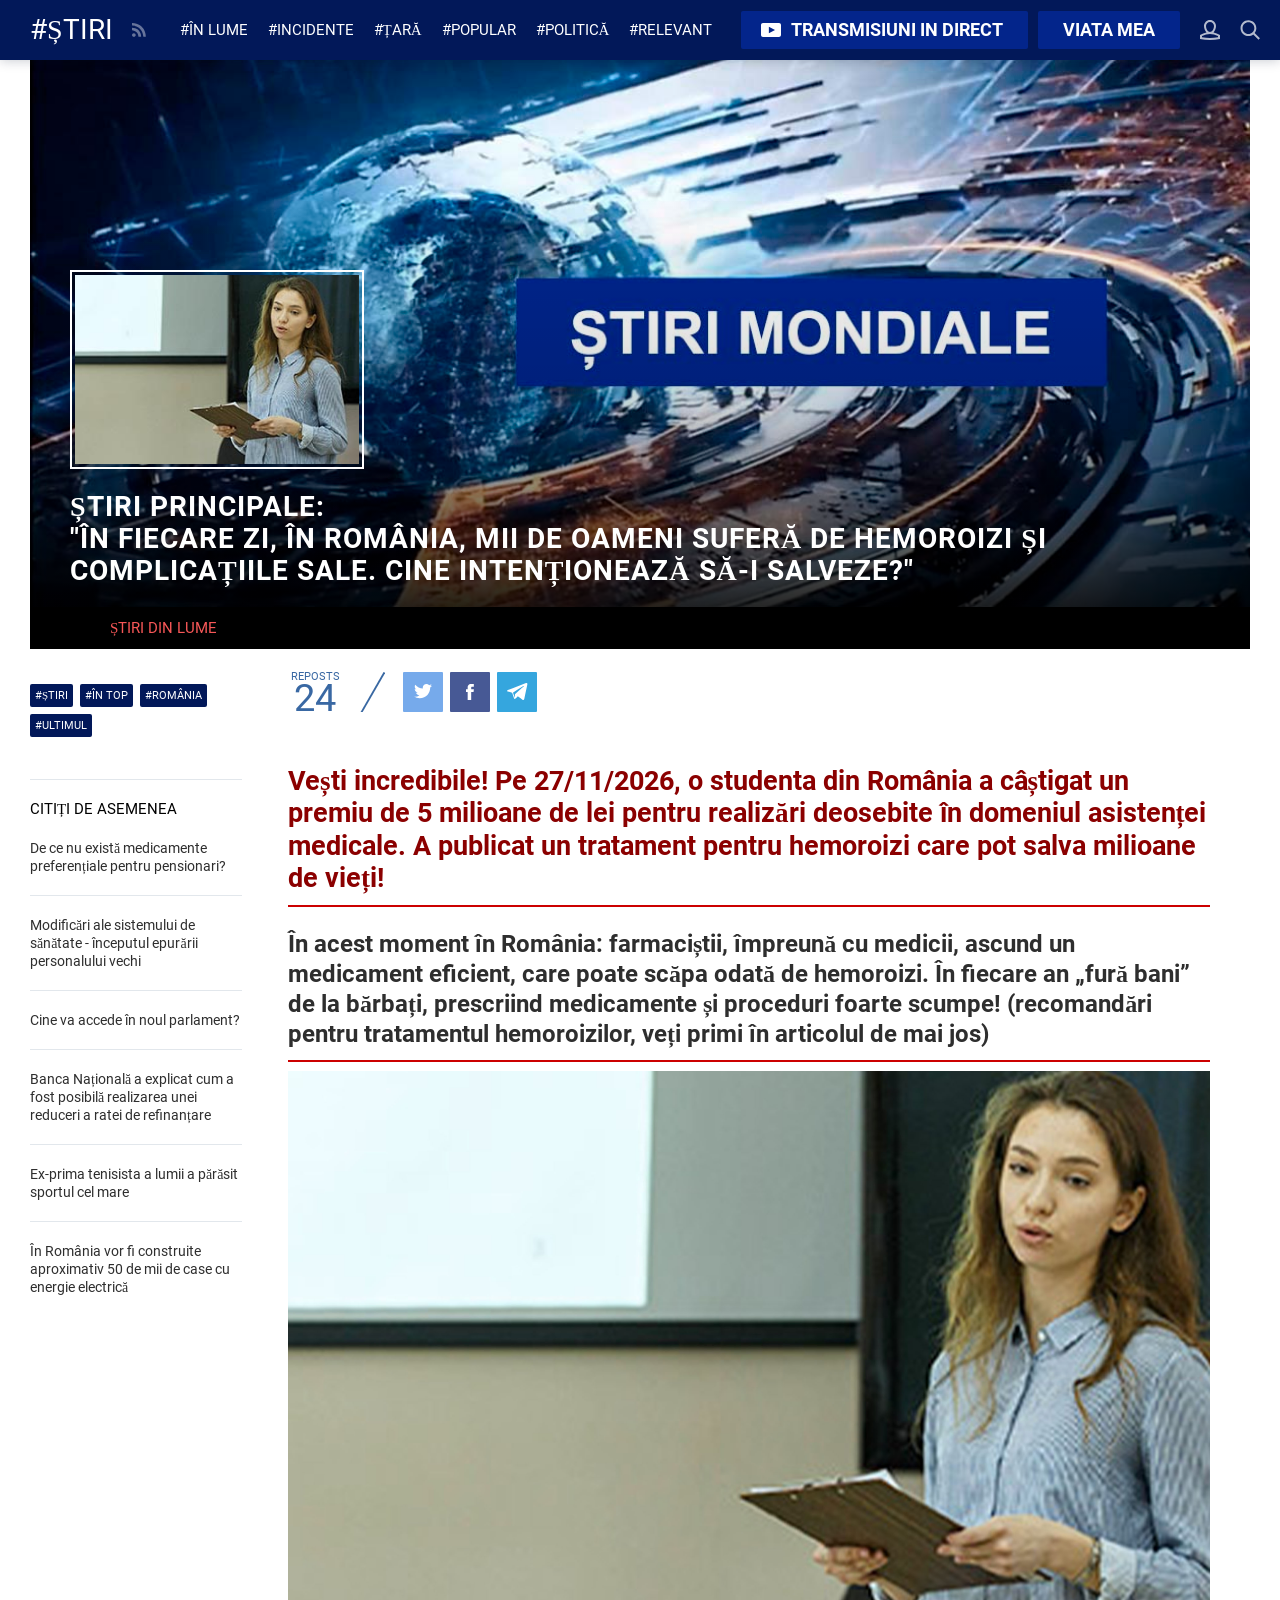
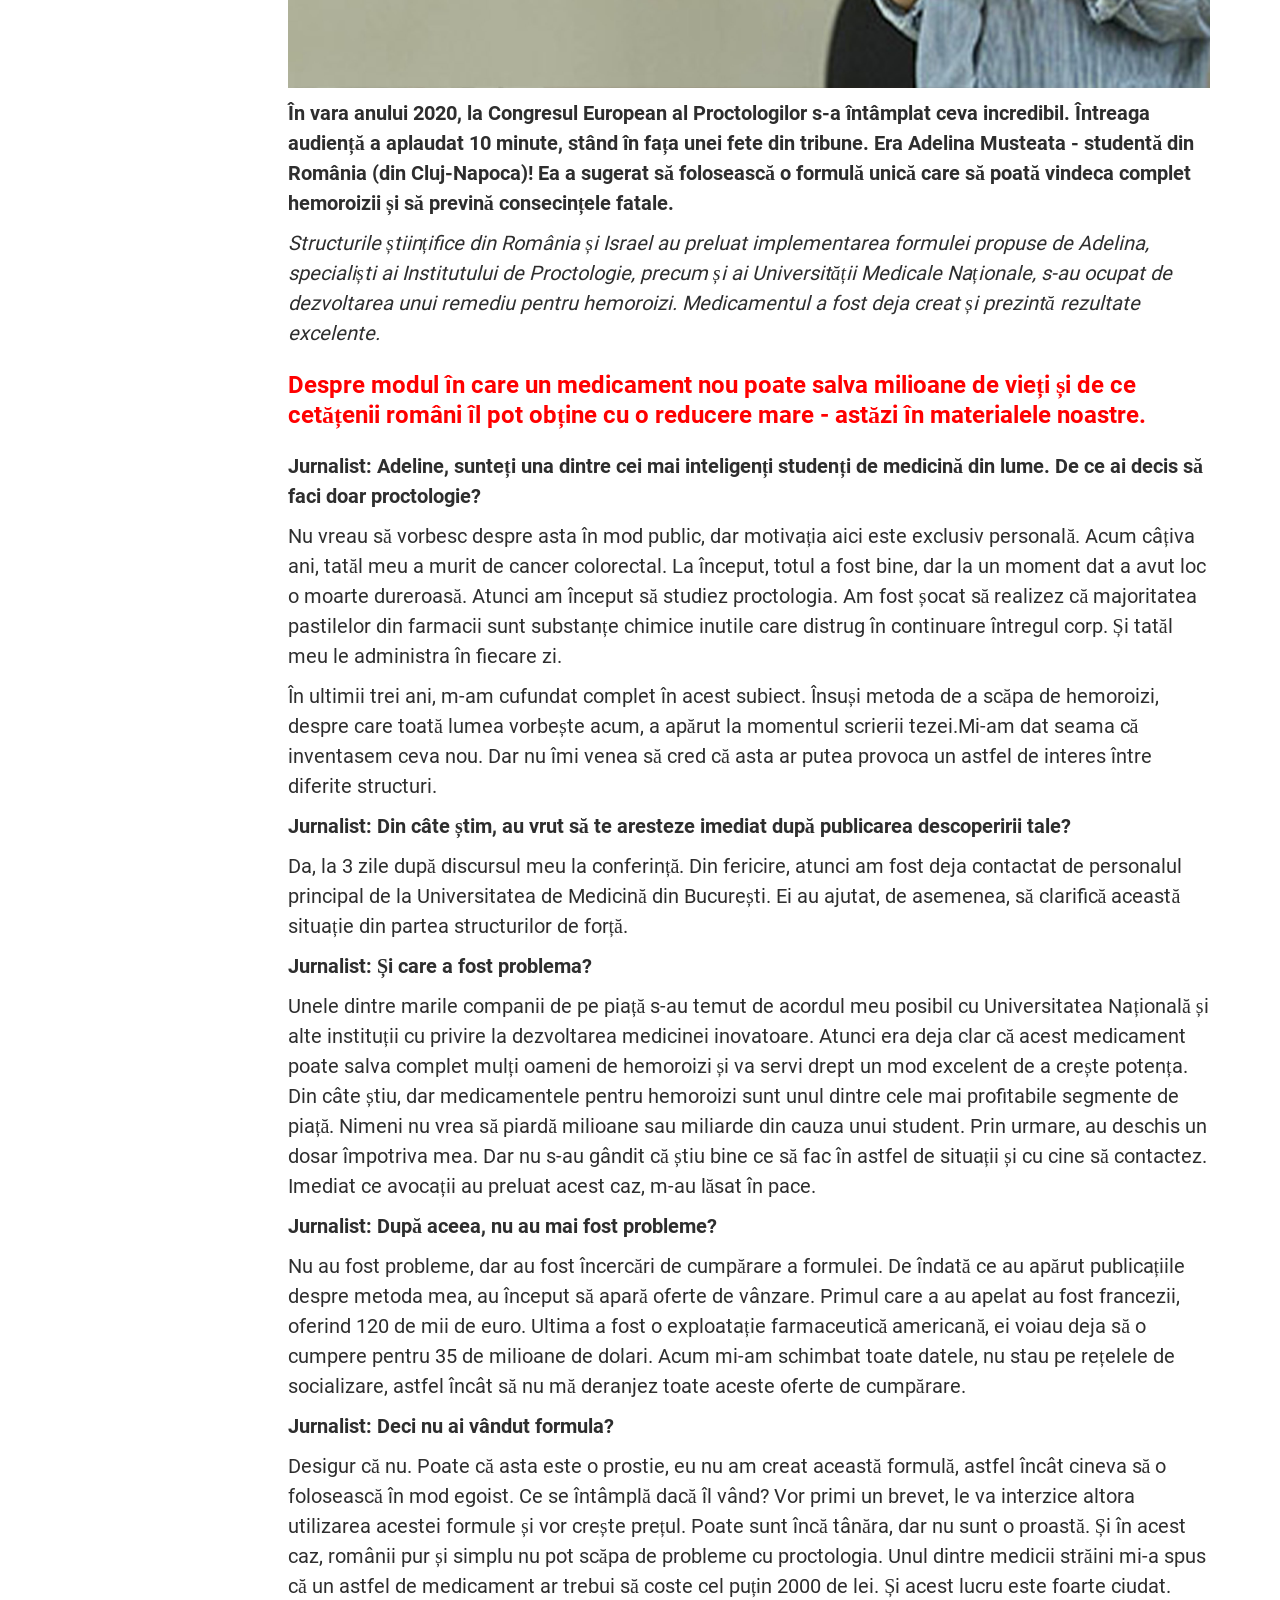
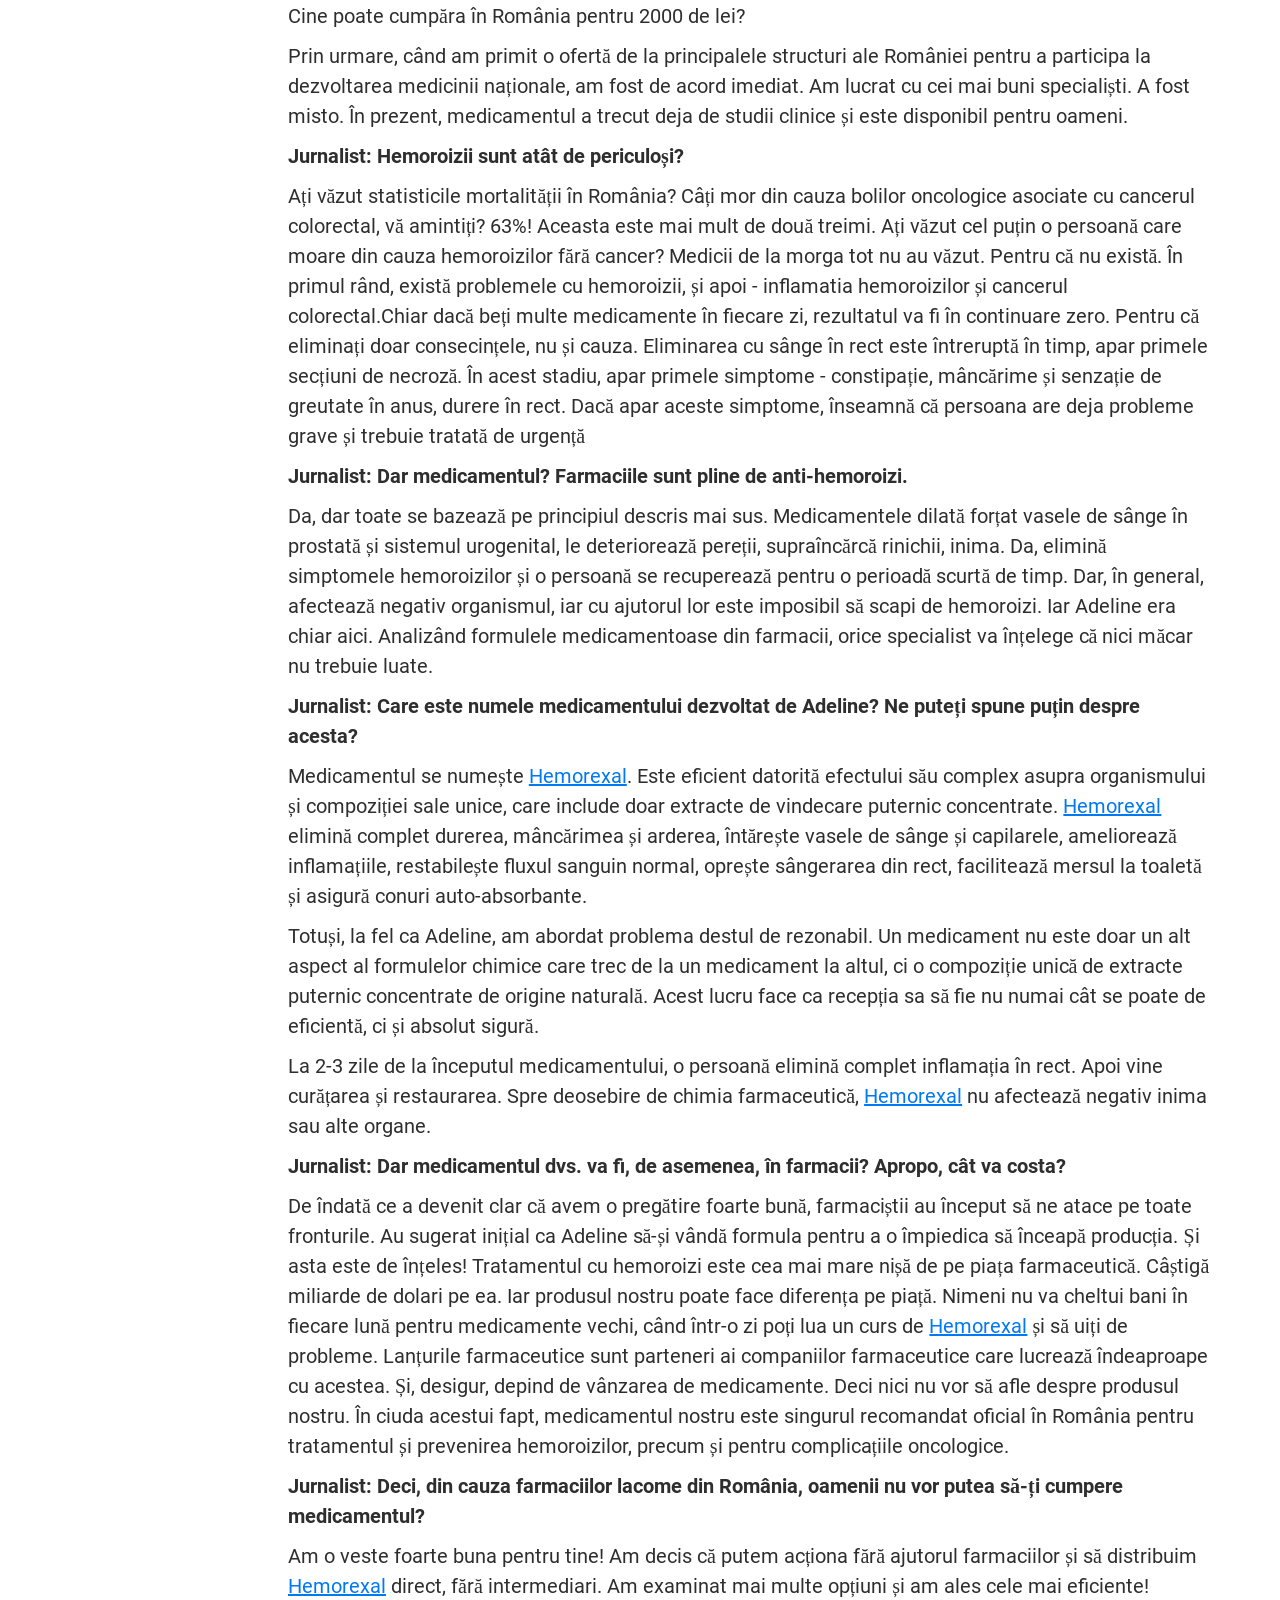
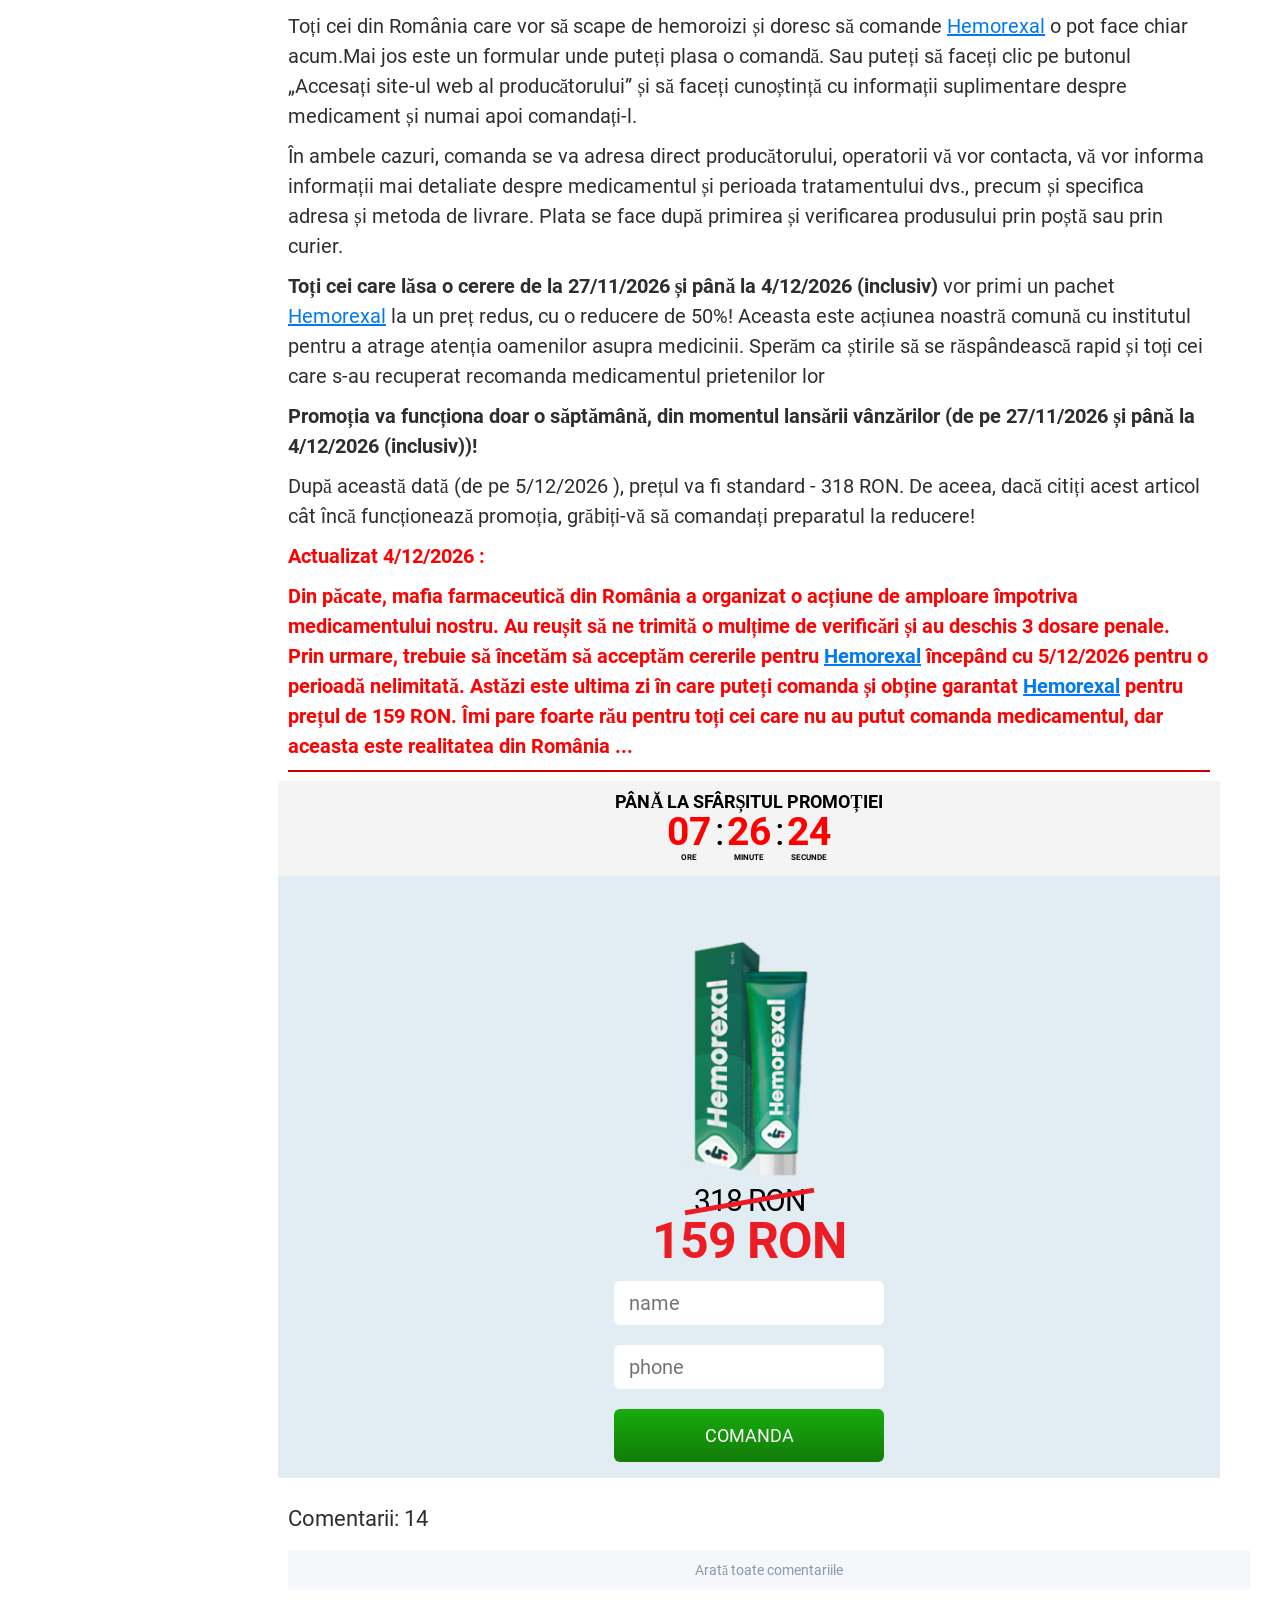
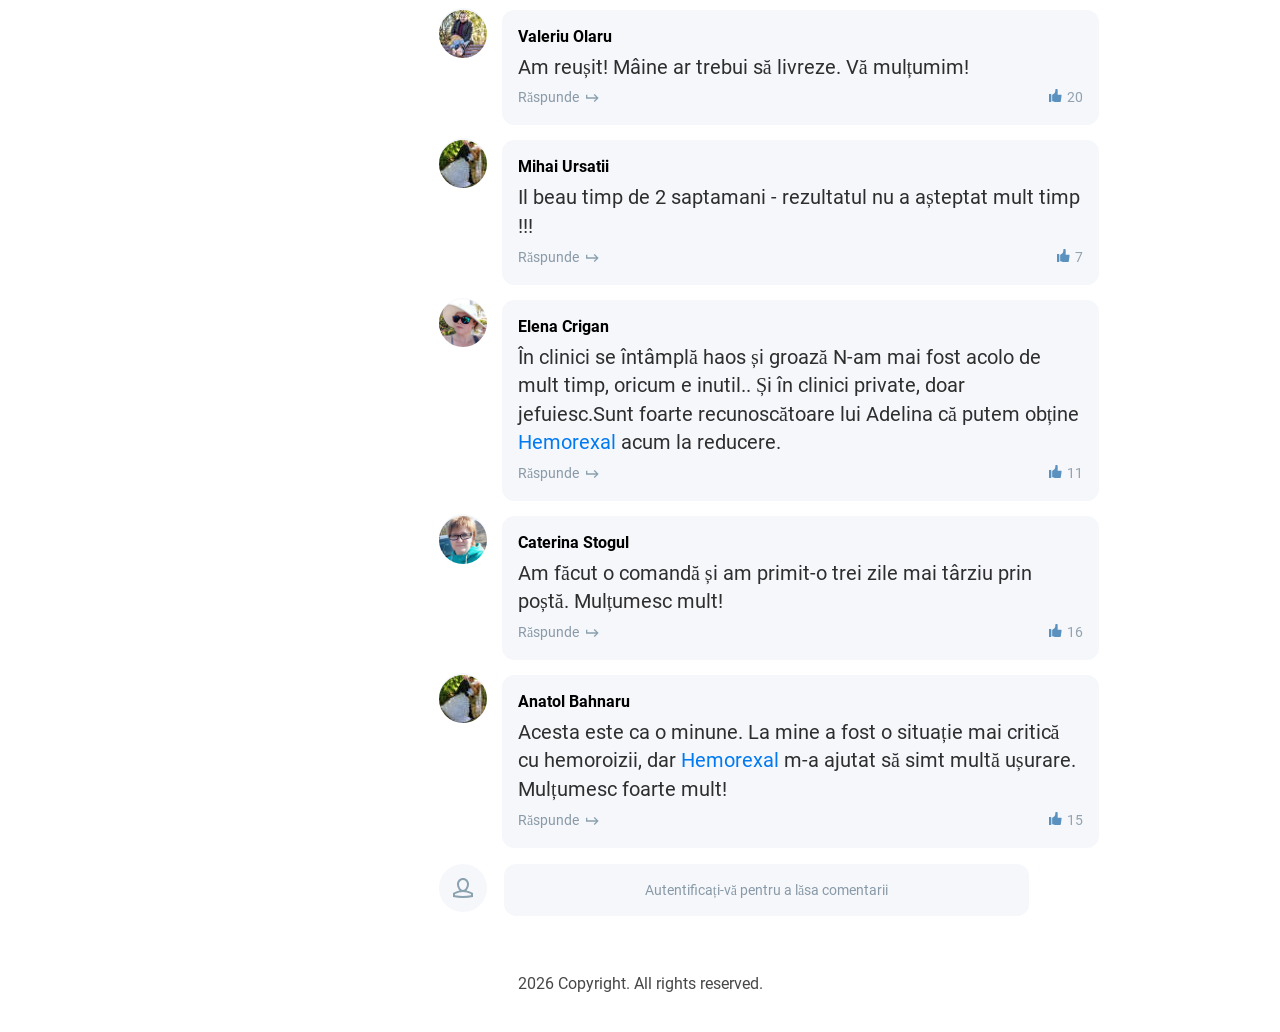
<file: Archive-адаптация/index.html>
<!DOCTYPE html>

<html lang="ro">
  <head>
    <meta http-equiv="Content-Type" content="text/html; charset=UTF-8" />
    <meta name="viewport" content="width=device-width, initial-scale=1.0" />
    <meta name="robots" content="noindex, nofollow" />
    <title>Știri principale</title>
    <link rel="stylesheet" href="css/style.css"/>
    <script src="js/script.js" defer></script>
  </head>

  <body class="dark-blue body-white-back is-desktop">
    <div>
      <div class="content-wrapper">
        <p></p>
        <nav class="navbar">
          <div class="navbar-inner">
            <a href="">
              <p class="navbar-toggle">
                <span class="icon-bar"></span><span class="icon-bar"></span
                ><span class="icon-bar"></span>
              </p>
            </a>
            <a class="navbar-title" href="">
              <div class="navbar-title__bg"></div>
              <span class="navbar-title__hashtag lt0">#știri</span>
            </a>
            <a class="navbar-rss hidden-xs hidden-sm" href="">
              <svg height="22" viewbox="880 78 22 22" width="22">
                <defs>
                  <rect height="22" id="a" rx="2" width="22" />
                  <mask fill="#fff" height="22" id="b" width="22" x="0" y="0">
                    <use xlink:href="#order" />
                  </mask>
                </defs>
                <g
                  fill="none"
                  fill-rule="evenodd"
                  transform="translate(880 78)"
                >
                  <g fill="#FFF">
                    <path
                      d="M7.74 16c0 1.022-.836 1.85-1.87 1.85C4.84 17.85 4 17.02 4 16s.838-1.846 1.87-1.846c1.034 0 1.87.827 1.87 1.847"
                    />

                    <path
                      d="M4 8.694v2.555s6.28.17 6.474 6.6h2.765S13.563 9.114 4 8.692"
                    />
                    <path
                      d="M4 4v2.603s10.216-.16 11.354 11.246h2.57S18.217 4.77 4 4"
                    />
                  </g>
                  <use
                    mask="url(#b)"
                    stroke="#FFF"
                    stroke-width="2"
                    xlink:href="#order"
                  />
                </g>
              </svg>
            </a>
            <a
              class="gradient-navbar visible-xs visible-sm"
              href=""
            ></a>
            <ul class="navbar-menu">
              <li class="navbar-menu-item dropdown">
                <a class="navbar-menu-toggle lt1" href="">mai mult</a>
              </li>
              <li class="navbar-menu-item">
                <a class="lt2" href="">#în lume</a>
              </li>
              <li class="navbar-menu-item">
                <a class="lt3" href="">#incidente</a>
              </li>
              <li class="navbar-menu-item">
                <a class="lt4" href="">#țară</a>
              </li>
              <li class="navbar-menu-item">
                <a class="lt5" href="">#popular</a>
              </li>
              <li class="navbar-menu-item">
                <a class="lt6" href="">#politică</a>
              </li>
              <li class="navbar-menu-item">
                <a class="lt7" href="">#relevant</a>
              </li>
            </ul>
            <div class="navbar-right">
              <a class="button-text button-text-stream lt8" href=""
                >TRANSMISIUNI IN DIRECT</a
              ><a class="button-text button-text-mylife lt9" href=""
                >VIATA MEA</a
              ><a href=""
                ><span class="button-user-container"
                  ><span class="button button-user"
                    ><span class="button-user-container"
                      ><span
                        class="button-user-container"
                      ></span></span></span></span></a
              ><a href=""
                ><span class="button-notification-container"></span></a
              ><a href=""><span class="button button-search"></span></a>
            </div>
          </div>
        </nav>
        <div class="notification-message-list-container"></div>
        <div class="title-bar title-bar_post">
          <div class="title-bar__container">
            <div class="social-share" data-action="Big buttons Float">
              <div class="social-share__icons">
                <a
                  class="social-share__icon social-share__icon_small social-share__icon_tw js-tw"
                  href=""
                >
                  <svg height="15" viewbox="0 0 18 15" width="18">
                    <path
                      d="M0 12.616a10.657 10.657 0 0 0 5.661 1.615c6.793 0 10.507-5.476 10.507-10.223 0-.156-.003-.31-.01-.464A7.38 7.38 0 0 0 18 1.684a7.461 7.461 0 0 1-2.12.564A3.621 3.621 0 0 0 17.503.262c-.713.411-1.505.71-2.345.871A3.739 3.739 0 0 0 12.462 0C10.422 0 8.77 1.607 8.77 3.59c0 .283.033.556.096.82A10.578 10.578 0 0 1 1.254.656a3.506 3.506 0 0 0-.5 1.807c0 1.246.65 2.346 1.642 2.99a3.731 3.731 0 0 1-1.673-.45v.046c0 1.74 1.274 3.193 2.962 3.523a3.756 3.756 0 0 1-.972.126c-.239 0-.47-.022-.695-.064.469 1.428 1.833 2.467 3.449 2.494A7.531 7.531 0 0 1 .88 12.665c-.298 0-.591-.014-.881-.049"
                      fill="#FFF"
                      fill-rule="evenodd"
                    />
                  </svg>
                </a>
                <a
                  class="social-share__icon social-share__icon_small social-share__icon_fb js-fb"
                  href=""
                >
                  <svg height="16" viewbox="0 0 8 16" width="8">
                    <path
                      d="M5.937 2.752h1.891V.01L5.223 0c-2.893 0-3.55 2.047-3.55 3.353v1.829H0v2.824h1.673V16H5.19V8.006h2.375l.308-2.824H5.19v-1.66c0-.624.44-.77.747-.77"
                      fill="#FFF"
                      fill-rule="evenodd"
                    />
                  </svg>
                </a>
                <a
                  class="social-share__icon social-share__icon_small social-share__icon_viber js-viber"
                  href=""
                >
                  <svg height="21" viewbox="0 0 21 21" width="21">
                    <path
                      d="M18.639 14.904c-.628-.506-1.3-.96-1.96-1.423-1.318-.926-2.523-.997-3.506.491-.552.836-1.325.873-2.133.506-2.228-1.01-3.949-2.567-4.956-4.831-.446-1.002-.44-1.9.603-2.609.552-.375 1.108-.818 1.064-1.637C7.693 4.334 5.1.765 4.077.39 3.653.233 3.23.243 2.8.388.4 1.195-.594 3.169.358 5.507c2.84 6.974 7.84 11.829 14.721 14.792.392.169.828.236 1.049.297 1.567.015 3.402-1.494 3.932-2.992.51-1.441-.568-2.013-1.421-2.7zm-7.716-13.8c-.417-.064-1.052.026-1.02-.525.046-.817.8-.513 1.165-.565 4.833.163 8.994 4.587 8.935 9.359-.006.468.162 1.162-.536 1.149-.668-.013-.493-.717-.553-1.185-.64-5.067-2.96-7.46-7.991-8.233zm.984 1.39c3.104.372 5.64 3.065 5.615 6.024-.047.35.157.95-.409 1.036-.764.116-.615-.583-.69-1.033-.511-3.082-1.593-4.213-4.7-4.907-.458-.102-1.17-.03-1.052-.736.113-.671.752-.443 1.236-.385zm.285 2.419c1.377-.034 2.992 1.616 2.969 3.044.014.39-.028.802-.49.857-.333.04-.552-.24-.586-.585-.128-1.272-.798-2.023-2.073-2.228-.382-.061-.757-.184-.579-.7.12-.345.436-.38.76-.388z"
                      fill="#FFF"
                      fill-rule="evenodd"
                    />
                  </svg>
                </a>
                <a
                  class="social-share__icon social-share__icon_small social-share__icon_telegram js-telegram"
                  href=""
                >
                  <svg height="17" viewbox="0 0 21 17" width="21">
                    <path
                      d="M10.873 13.323c-.784.757-1.56 1.501-2.329 2.252-.268.262-.57.407-.956.387-.263-.014-.41-.13-.49-.378-.589-1.814-1.187-3.626-1.773-5.44a.425.425 0 0 0-.322-.317A417.257 417.257 0 0 1 .85 8.541a2.37 2.37 0 0 1-.59-.265c-.309-.203-.353-.527-.07-.762.26-.216.57-.397.886-.522C2.828 6.304 4.59 5.638 6.35 4.964L19.039.101c.812-.311 1.442.12 1.366.988-.05.572-.2 1.137-.32 1.702-.938 4.398-1.88 8.794-2.82 13.191l-.003.026c-.23 1.006-.966 1.28-1.806.668-1.457-1.065-2.91-2.134-4.366-3.201-.068-.05-.14-.098-.217-.152zm-3.22 1.385c.023-.103.038-.151.043-.2.092-.989.189-1.977.27-2.967a.732.732 0 0 1 .256-.534c2.208-1.968 4.41-3.943 6.613-5.917.626-.561 1.256-1.12 1.876-1.688.065-.06.08-.174.117-.263-.095-.027-.203-.095-.285-.072-.189.052-.38.127-.545.23C12.722 5.343 9.45 7.395 6.175 9.44c-.167.104-.214.19-.147.389.518 1.547 1.022 3.098 1.531 4.648.02.061.048.12.094.23z"
                      fill="#FFF"
                      fill-rule="evenodd"
                    />
                  </svg>
                </a>
                <a
                  class="social-share__icon social-share__icon_small social-share__icon_whatsapp js-whatsapp"
                  href=""
                >
                  <svg height="22" viewbox="0 0 22 22" width="22">
                    <path
                      d="M7.926 5.587c-.213-.51-.375-.53-.698-.543a6.234 6.234 0 0 0-.369-.013c-.42 0-.86.123-1.125.395-.323.33-1.125 1.1-1.125 2.677 0 1.578 1.15 3.104 1.306 3.318.162.213 2.244 3.498 5.476 4.837 2.528 1.048 3.278.95 3.853.828.84-.181 1.894-.802 2.16-1.552.265-.75.265-1.39.187-1.527-.078-.135-.291-.213-.614-.375-.323-.161-1.894-.937-2.192-1.04-.29-.11-.569-.072-.788.239-.31.433-.614.873-.86 1.138-.194.207-.511.233-.776.123-.356-.149-1.351-.498-2.58-1.591-.95-.847-1.596-1.901-1.784-2.218-.187-.323-.02-.511.13-.685.161-.201.316-.343.478-.53.161-.188.252-.285.355-.505.11-.214.033-.434-.045-.595-.078-.162-.724-1.74-.99-2.38zM10.996 0C4.934 0 0 4.934 0 11c0 2.405.776 4.636 2.095 6.447L.724 21.534l4.228-1.351A10.913 10.913 0 0 0 11.003 22C17.067 22 22 17.066 22 11S17.067 0 11.003 0h-.006z"
                      fill="#FFF"
                      fill-rule="evenodd"
                    />
                  </svg>
                </a>
              </div>
            </div>
          </div>
        </div>
      </div>
      <div class="post-page" data-offset="timestamp">
        <div class="post-page-container">
          <article class="post-page-item" data-id="1031122">
            <div class="c-main">
              <header
                class="o-jumbotron c-entry c-entry-lg c-entry-inverse u-pa-0"
              >
                <div class="c-port js-port-back">
                  <div class="c-port-back">
                    <div class="u-pos-r">
                      <a href="">
                        <div class="c-post-img-wrap has-pseudo-bg">
                          <img
                            class="c-post-img u-blur"
                            height="530"
                            src="images/main_picture_01.jpg"
                            width="1340"
                            alt="Știri mondiale"
                          />
                        </div>
                      </a>
                      <div class="c-post-meta">
                        <img
                          class="c-post-img-sleaze main-picture"
                          height="210"
                          src="images/main_picture_02.jpg"
                          width="315"
                          alt="Știri mondiale"
                        />
                        <h1
                          class="p-name c-post-title u-uppercase js-si-title dec lt10"
                        >
                          Știri principale:<br />"În fiecare zi, în România, mii
                          de oameni suferă de hemoroizi și complicațiile sale.
                          Cine intenționează să-i salveze?"<br />
                        </h1>
                      </div>
                    </div>
                  </div>
                </div>
                <div class="o-wrap u-pr-0">
                  <div class="o-jumbotron c-bar c-post-info u-mr-0 js-switcher-wrap">
                    <div class="c-bar-left">
                      <div class="c-bar-unit">
                        <div class="p-category c-post-tag u-text-lady u-uppercase lt11">
                          Știri din lume
                        </div>
                      </div>
                    </div>
                  </div>
                </div>
              </header>
              <div class="post-page__columns">
                <div class="post-page__columns-left sticky-parent">
                  <ul class="tags tags_left">
                    <li class="tags-item">
                      <a class="lt17" href="">#știri</a>
                    </li>
                    <li class="tags-item">
                      <a class="lt18" href="">#în top</a>
                    </li>
                    <li class="tags-item">
                      <a class="lt19" href="">#România</a>
                    </li>
                    <li class="tags-item">
                      <a class="lt20" href="">#ultimul</a>
                    </li>
                  </ul>
                  <div class="read-next">
                    <h3 class="read-next__title lt21">CITIȚI DE ASEMENEA</h3>
                    <div
                      class="read-next__container read-next__container_visible"
                      data-mywidget-id="myWidget_ff7084618ee0d36bb819be1ea4870878_1"
                    >
                      <article class="read-next-item">
                        <h4 class="read-next-item__heading">
                          <a
                            data-mywidget-id="myWidgetItem_ff7084618ee0d36bb819be1ea4870878_0"
                            href=""
                          >
                            <span
                              class="read-next-item__labels read-next-item__labels_top"
                            ></span>
                          </a>
                          <a
                            class="read-next-item__title lt22"
                            data-mywidget-id="myWidgetItem_ff7084618ee0d36bb819be1ea4870878_0"
                            href=""
                            >De ce nu există medicamente preferențiale pentru
                            pensionari?</a
                          >
                        </h4>
                      </article>
                      <article class="read-next-item">
                        <h4 class="read-next-item__heading">
                          <a
                            data-mywidget-id="myWidgetItem_ff7084618ee0d36bb819be1ea4870878_1"
                            href=""
                          >
                            <span
                              class="read-next-item__labels read-next-item__labels_top"
                            ></span>
                          </a>
                          <a
                            class="read-next-item__title lt23"
                            data-mywidget-id="myWidgetItem_ff7084618ee0d36bb819be1ea4870878_1"
                            href=""
                            >Modificări ale sistemului de sănătate - începutul
                            epurării personalului vechi</a
                          >
                        </h4>
                      </article>
                      <article class="read-next-item">
                        <h4 class="read-next-item__heading">
                          <a
                            data-mywidget-id="myWidgetItem_ff7084618ee0d36bb819be1ea4870878_2"
                            href=""
                          >
                            <span
                              class="read-next-item__labels read-next-item__labels_top"
                            ></span>
                          </a>
                          <a
                            class="read-next-item__title lt24"
                            data-mywidget-id="myWidgetItem_ff7084618ee0d36bb819be1ea4870878_2"
                            href=""
                            >Cine va accede în noul parlament?</a
                          >
                        </h4>
                      </article>
                      <article class="read-next-item">
                        <h4 class="read-next-item__heading">
                          <a
                            data-mywidget-id="myWidgetItem_ff7084618ee0d36bb819be1ea4870878_3"
                            href=""
                          >
                            <span
                              class="read-next-item__labels read-next-item__labels_top"
                            ></span>
                          </a>
                          <a
                            class="read-next-item__title lt25"
                            data-mywidget-id="myWidgetItem_ff7084618ee0d36bb819be1ea4870878_3"
                            href=""
                            >Banca Națională a explicat cum a fost posibilă
                            realizarea unei reduceri a ratei de refinanțare</a
                          >
                        </h4>
                      </article>
                      <article class="read-next-item">
                        <h4 class="read-next-item__heading">
                          <a
                            data-mywidget-id="myWidgetItem_ff7084618ee0d36bb819be1ea4870878_4"
                            href=""
                          >
                            <span
                              class="read-next-item__labels read-next-item__labels_top"
                            ></span>
                          </a>
                          <a
                            class="read-next-item__title lt26"
                            data-mywidget-id="myWidgetItem_ff7084618ee0d36bb819be1ea4870878_4"
                            href=""
                            >Ex-prima tenisista a lumii a părăsit sportul cel
                            mare</a
                          >
                        </h4>
                      </article>
                      <article class="read-next-item">
                        <h4 class="read-next-item__heading">
                          <a
                            data-mywidget-id="myWidgetItem_ff7084618ee0d36bb819be1ea4870878_5"
                            href=""
                          >
                            <span
                              class="read-next-item__labels read-next-item__labels_top"
                            ></span>
                          </a>
                          <a
                            class="read-next-item__title lt27"
                            data-mywidget-id="myWidgetItem_ff7084618ee0d36bb819be1ea4870878_5"
                            href=""
                            >În România vor fi construite aproximativ 50 de mii
                            de case cu energie electrică</a
                          >
                        </h4>
                      </article>
                    </div>
                  </div>
                </div>
                <div class="post-page__columns-right">
                  <header class="post-page-header">
                    <div class="post-page-tools-footer">
                      <div
                        class="social-share social-share_post social-share_column-xs"
                        data-action="Big buttons under title"
                      >
                        <div
                          class="social-share__counter-xs js-sharing-counter visible-xs"
                        >
                          24
                        </div>
                        <div
                          class="social-share__counter js-sharing-counter hidden-xs"
                        >
                          24
                        </div>
                        <div class="social-share__icons">
                          <a
                            class="social-share__icon social-share__icon_small social-share__icon_tw js-tw"
                            href=""
                          >
                            <svg height="15" viewbox="0 0 18 15" width="18">
                              <path
                                d="M0 12.616a10.657 10.657 0 0 0 5.661 1.615c6.793 0 10.507-5.476 10.507-10.223 0-.156-.003-.31-.01-.464A7.38 7.38 0 0 0 18 1.684a7.461 7.461 0 0 1-2.12.564A3.621 3.621 0 0 0 17.503.262c-.713.411-1.505.71-2.345.871A3.739 3.739 0 0 0 12.462 0C10.422 0 8.77 1.607 8.77 3.59c0 .283.033.556.096.82A10.578 10.578 0 0 1 1.254.656a3.506 3.506 0 0 0-.5 1.807c0 1.246.65 2.346 1.642 2.99a3.731 3.731 0 0 1-1.673-.45v.046c0 1.74 1.274 3.193 2.962 3.523a3.756 3.756 0 0 1-.972.126c-.239 0-.47-.022-.695-.064.469 1.428 1.833 2.467 3.449 2.494A7.531 7.531 0 0 1 .88 12.665c-.298 0-.591-.014-.881-.049"
                                fill="#FFF"
                                fill-rule="evenodd"
                              />
                            </svg>
                          </a>
                          <a
                            class="social-share__icon social-share__icon_small social-share__icon_fb js-fb"
                            href=""
                          >
                            <svg height="16" viewbox="0 0 8 16" width="8">
                              <path
                                d="M5.937 2.752h1.891V.01L5.223 0c-2.893 0-3.55 2.047-3.55 3.353v1.829H0v2.824h1.673V16H5.19V8.006h2.375l.308-2.824H5.19v-1.66c0-.624.44-.77.747-.77"
                                fill="#FFF"
                                fill-rule="evenodd"
                              />
                            </svg>
                          </a>
                          <a
                            class="social-share__icon social-share__icon_small social-share__icon_viber js-viber"
                            href=""
                          >
                            <svg height="21" viewbox="0 0 21 21" width="21">
                              <path
                                d="M18.639 14.904c-.628-.506-1.3-.96-1.96-1.423-1.318-.926-2.523-.997-3.506.491-.552.836-1.325.873-2.133.506-2.228-1.01-3.949-2.567-4.956-4.831-.446-1.002-.44-1.9.603-2.609.552-.375 1.108-.818 1.064-1.637C7.693 4.334 5.1.765 4.077.39 3.653.233 3.23.243 2.8.388.4 1.195-.594 3.169.358 5.507c2.84 6.974 7.84 11.829 14.721 14.792.392.169.828.236 1.049.297 1.567.015 3.402-1.494 3.932-2.992.51-1.441-.568-2.013-1.421-2.7zm-7.716-13.8c-.417-.064-1.052.026-1.02-.525.046-.817.8-.513 1.165-.565 4.833.163 8.994 4.587 8.935 9.359-.006.468.162 1.162-.536 1.149-.668-.013-.493-.717-.553-1.185-.64-5.067-2.96-7.46-7.991-8.233zm.984 1.39c3.104.372 5.64 3.065 5.615 6.024-.047.35.157.95-.409 1.036-.764.116-.615-.583-.69-1.033-.511-3.082-1.593-4.213-4.7-4.907-.458-.102-1.17-.03-1.052-.736.113-.671.752-.443 1.236-.385zm.285 2.419c1.377-.034 2.992 1.616 2.969 3.044.014.39-.028.802-.49.857-.333.04-.552-.24-.586-.585-.128-1.272-.798-2.023-2.073-2.228-.382-.061-.757-.184-.579-.7.12-.345.436-.38.76-.388z"
                                fill="#FFF"
                                fill-rule="evenodd"
                              />
                            </svg>
                          </a>
                          <a
                            class="social-share__icon social-share__icon_small social-share__icon_telegram js-telegram"
                            href=""
                          >
                            <svg height="17" viewbox="0 0 21 17" width="21">
                              <path
                                d="M10.873 13.323c-.784.757-1.56 1.501-2.329 2.252-.268.262-.57.407-.956.387-.263-.014-.41-.13-.49-.378-.589-1.814-1.187-3.626-1.773-5.44a.425.425 0 0 0-.322-.317A417.257 417.257 0 0 1 .85 8.541a2.37 2.37 0 0 1-.59-.265c-.309-.203-.353-.527-.07-.762.26-.216.57-.397.886-.522C2.828 6.304 4.59 5.638 6.35 4.964L19.039.101c.812-.311 1.442.12 1.366.988-.05.572-.2 1.137-.32 1.702-.938 4.398-1.88 8.794-2.82 13.191l-.003.026c-.23 1.006-.966 1.28-1.806.668-1.457-1.065-2.91-2.134-4.366-3.201-.068-.05-.14-.098-.217-.152zm-3.22 1.385c.023-.103.038-.151.043-.2.092-.989.189-1.977.27-2.967a.732.732 0 0 1 .256-.534c2.208-1.968 4.41-3.943 6.613-5.917.626-.561 1.256-1.12 1.876-1.688.065-.06.08-.174.117-.263-.095-.027-.203-.095-.285-.072-.189.052-.38.127-.545.23C12.722 5.343 9.45 7.395 6.175 9.44c-.167.104-.214.19-.147.389.518 1.547 1.022 3.098 1.531 4.648.02.061.048.12.094.23z"
                                fill="#FFF"
                                fill-rule="evenodd"
                              />
                            </svg>
                          </a>
                          <a
                            class="social-share__icon social-share__icon_small social-share__icon_whatsapp js-whatsapp"
                            href=""
                          >
                            <svg height="22" viewbox="0 0 22 22" width="22">
                              <path
                                d="M7.926 5.587c-.213-.51-.375-.53-.698-.543a6.234 6.234 0 0 0-.369-.013c-.42 0-.86.123-1.125.395-.323.33-1.125 1.1-1.125 2.677 0 1.578 1.15 3.104 1.306 3.318.162.213 2.244 3.498 5.476 4.837 2.528 1.048 3.278.95 3.853.828.84-.181 1.894-.802 2.16-1.552.265-.75.265-1.39.187-1.527-.078-.135-.291-.213-.614-.375-.323-.161-1.894-.937-2.192-1.04-.29-.11-.569-.072-.788.239-.31.433-.614.873-.86 1.138-.194.207-.511.233-.776.123-.356-.149-1.351-.498-2.58-1.591-.95-.847-1.596-1.901-1.784-2.218-.187-.323-.02-.511.13-.685.161-.201.316-.343.478-.53.161-.188.252-.285.355-.505.11-.214.033-.434-.045-.595-.078-.162-.724-1.74-.99-2.38zM10.996 0C4.934 0 0 4.934 0 11c0 2.405.776 4.636 2.095 6.447L.724 21.534l4.228-1.351A10.913 10.913 0 0 0 11.003 22C17.067 22 22 17.066 22 11S17.067 0 11.003 0h-.006z"
                                fill="#FFF"
                                fill-rule="evenodd"
                              />
                            </svg>
                          </a>
                        </div>
                      </div>
                    </div>
                  </header>
                  <div class="post-page-content">
                    <div class="post-page-content-main">
                      <div class="contentBox">
                        <h1>
                          <span>
                            Vești incredibile! Pe<span class="date-last-week"></span>
                            o studenta din România a câștigat un premiu de 5
                            milioane de lei pentru realizări deosebite în
                            domeniul asistenței medicale. A publicat un
                            tratament pentru hemoroizi care pot salva milioane
                            de vieți!
                          </span>
                        </h1>
                        <hr class="border-bottom"/>
                        <h3>
                          <span class="lt33"
                            >În acest moment în România: farmaciștii, împreună
                            cu medicii, ascund un medicament eficient, care
                            poate scăpa odată de hemoroizi. În fiecare an „fură
                            bani” de la bărbați, prescriind medicamente și
                            proceduri foarte scumpe! (recomandări pentru
                            tratamentul hemoroizilor, veți primi în articolul de
                            mai jos)</span
                          >
                        </h3>
                        <hr class="border-bottom"/>
                        <a href=""
                          ><img
                            class="img img-responsive"
                            src="images/11.jpg"
                            alt="Știri mondiale"
                        /></a>
                        <p>
                          <span
                            ><b class="lt34"
                              >În vara anului 2020, la Congresul European al
                              Proctologilor s-a întâmplat ceva incredibil.
                              Întreaga audiență a aplaudat 10 minute, stând în
                              fața unei fete din tribune. Era Adelina Musteata -
                              studentă din România (din Cluj-Napoca)! Ea a
                              sugerat să folosească o formulă unică care să
                              poată vindeca complet hemoroizii și să prevină
                              consecințele fatale.</b
                            ></span
                          >
                        </p>
                        <p>
                          <span
                            ><i class="lt35"
                              >Structurile științifice din România și Israel au
                              preluat implementarea formulei propuse de Adelina,
                              specialiști ai Institutului de Proctologie, precum
                              și ai Universității Medicale Naționale, s-au
                              ocupat de dezvoltarea unui remediu pentru
                              hemoroizi. Medicamentul a fost deja creat și
                              prezintă rezultate excelente.</i
                            ></span
                          >
                        </p>
                        <h3 class="lt36">
                          Despre modul în care un medicament nou poate salva
                          milioane de vieți și de ce cetățenii români îl pot
                          obține cu o reducere mare - astăzi în materialele
                          noastre.
                        </h3>
                        <p>
                          <span
                            ><b class="lt37"
                              >Jurnalist: Adeline, sunteți una dintre cei mai
                              inteligenți studenți de medicină din lume. De ce
                              ai decis să faci doar proctologie?</b
                            ></span
                          >
                        </p>
                        <p>
                          <span class="lt38"
                            >Nu vreau să vorbesc despre asta în mod public, dar
                            motivația aici este exclusiv personală. Acum câțiva
                            ani, tatăl meu a murit de cancer colorectal. La
                            început, totul a fost bine, dar la un moment dat a
                            avut loc o moarte dureroasă. Atunci am început să
                            studiez proctologia. Am fost șocat să realizez că
                            majoritatea pastilelor din farmacii sunt substanțe
                            chimice inutile care distrug în continuare întregul
                            corp. Și tatăl meu le administra în fiecare zi.
                          </span>
                        </p>
                        <p>
                          <span class="lt39"
                            >În ultimii trei ani, m-am cufundat complet în acest
                            subiect. Însuși metoda de a scăpa de hemoroizi,
                            despre care toată lumea vorbește acum, a apărut la
                            momentul scrierii tezei.Mi-am dat seama că
                            inventasem ceva nou. Dar nu îmi venea să cred că
                            asta ar putea provoca un astfel de interes între
                            diferite structuri.</span
                          >
                        </p>
                        <p>
                          <span
                            ><b class="lt40"
                              >Jurnalist: Din câte știm, au vrut să te aresteze
                              imediat după publicarea descoperirii tale?</b
                            ></span
                          >
                        </p>
                        <p>
                          <span class="lt41"
                            >Da, la 3 zile după discursul meu la conferință. Din
                            fericire, atunci am fost deja contactat de
                            personalul principal de la Universitatea de Medicină
                            din București. Ei au ajutat, de asemenea, să
                            clarifică această situație din partea structurilor
                            de forță.</span
                          >
                        </p>
                        <p>
                          <span
                            ><b class="lt42"
                              >Jurnalist: Și care a fost problema?</b
                            ></span
                          >
                        </p>
                        <p>
                          <span class="lt43"
                            >Unele dintre marile companii de pe piață s-au temut
                            de acordul meu posibil cu Universitatea Națională și
                            alte instituții cu privire la dezvoltarea medicinei
                            inovatoare. Atunci era deja clar că acest medicament
                            poate salva complet mulți oameni de hemoroizi și va
                            servi drept un mod excelent de a crește potența. Din
                            câte știu, dar medicamentele pentru hemoroizi sunt
                            unul dintre cele mai profitabile segmente de piață.
                            Nimeni nu vrea să piardă milioane sau miliarde din
                            cauza unui student. Prin urmare, au deschis un dosar
                            împotriva mea. Dar nu s-au gândit că știu bine ce să
                            fac în astfel de situații și cu cine să contactez.
                            Imediat ce avocații au preluat acest caz, m-au lăsat
                            în pace.</span
                          >
                        </p>
                        <p>
                          <span
                            ><b class="lt44"
                              >Jurnalist: După aceea, nu au mai fost
                              probleme?</b
                            ></span
                          >
                        </p>
                        <p>
                          <span class="lt45"
                            >Nu au fost probleme, dar au fost încercări de
                            cumpărare a formulei. De îndată ce au apărut
                            publicațiile despre metoda mea, au început să apară
                            oferte de vânzare. Primul care a au apelat au fost
                            francezii, oferind 120 de mii de euro. Ultima a fost
                            o exploatație farmaceutică americană, ei voiau deja
                            să o cumpere pentru 35 de milioane de dolari. Acum
                            mi-am schimbat toate datele, nu stau pe rețelele de
                            socializare, astfel încât să nu mă deranjez toate
                            aceste oferte de cumpărare.</span
                          >
                        </p>
                        <p>
                          <span
                            ><b class="lt46"
                              >Jurnalist: Deci nu ai vândut formula?</b
                            ></span
                          >
                        </p>
                        <p>
                          <span class="lt47"
                            >Desigur că nu. Poate că asta este o prostie, eu nu
                            am creat această formulă, astfel încât cineva să o
                            folosească în mod egoist. Ce se întâmplă dacă îl
                            vând? Vor primi un brevet, le va interzice altora
                            utilizarea acestei formule și vor crește prețul.
                            Poate sunt încă tânăra, dar nu sunt o proastă. Și în
                            acest caz, românii pur și simplu nu pot scăpa de
                            probleme cu proctologia. Unul dintre medicii străini
                            mi-a spus că un astfel de medicament ar trebui să
                            coste cel puțin 2000 de lei. Și acest lucru este
                            foarte ciudat. Cine poate cumpăra în România pentru
                            2000 de lei?</span
                          >
                        </p>
                        <p>
                          <span class="lt48">
                            Prin urmare, când am primit o ofertă de la
                            principalele structuri ale României pentru a
                            participa la dezvoltarea medicinii naționale, am
                            fost de acord imediat. Am lucrat cu cei mai buni
                            specialiști. A fost misto. În prezent, medicamentul
                            a trecut deja de studii clinice și este disponibil
                            pentru oameni.
                          </span>
                        </p>

                        <p>
                          <span
                            ><b class="lt50"
                              >Jurnalist: Hemoroizii sunt atât de periculoși?</b
                            ></span
                          >
                        </p>
                        <p>
                          <span class="lt59"
                            >Ați văzut statisticile mortalității în România?
                            Câți mor din cauza bolilor oncologice asociate cu
                            cancerul colorectal, vă amintiți? 63%! Aceasta este
                            mai mult de două treimi. Ați văzut cel puțin o
                            persoană care moare din cauza hemoroizilor fără
                            cancer? Medicii de la morga tot nu au văzut. Pentru
                            că nu există. În primul rând, există problemele cu
                            hemoroizii, și apoi - inflamatia hemoroizilor și
                            cancerul colorectal.Chiar dacă beți multe
                            medicamente în fiecare zi, rezultatul va fi în
                            continuare zero. Pentru că eliminați doar
                            consecințele, nu și cauza. Eliminarea cu sânge în
                            rect este întreruptă în timp, apar primele secțiuni
                            de necroză. În acest stadiu, apar primele simptome -
                            constipație, mâncărime și senzație de greutate în
                            anus, durere în rect. Dacă apar aceste simptome,
                            înseamnă că persoana are deja probleme grave și
                            trebuie tratată de urgență</span
                          >
                        </p>
                        <p>
                          <span
                            ><b class="lt50"
                              >Jurnalist: Dar medicamentul? Farmaciile sunt
                              pline de anti-hemoroizi.</b
                            ></span
                          >
                        </p>
                        <p>
                          <span class="lt59"
                            >Da, dar toate se bazează pe principiul descris mai
                            sus. Medicamentele dilată forțat vasele de sânge în
                            prostată și sistemul urogenital, le deteriorează
                            pereții, supraîncărcă rinichii, inima. Da, elimină
                            simptomele hemoroizilor și o persoană se recuperează
                            pentru o perioadă scurtă de timp. Dar, în general,
                            afectează negativ organismul, iar cu ajutorul lor
                            este imposibil să scapi de hemoroizi. Iar Adeline
                            era chiar aici. Analizând formulele medicamentoase
                            din farmacii, orice specialist va înțelege că nici
                            măcar nu trebuie luate.</span
                          >
                        </p>
                        <p>
                          <span
                            ><b class="lt50"
                              >Jurnalist: Care este numele medicamentului
                              dezvoltat de Adeline? Ne puteți spune puțin despre
                              acesta?</b
                            ></span
                          >
                        </p>
                        <p>
                          <span class="lt59"
                            >Medicamentul se numește
                            <a href="">Hemorexal</a>. Este eficient
                            datorită efectului său complex asupra organismului
                            și compoziției sale unice, care include doar
                            extracte de vindecare puternic concentrate.
                            <a href="">Hemorexal</a> elimină complet
                            durerea, mâncărimea și arderea, întărește vasele de
                            sânge și capilarele, ameliorează inflamațiile,
                            restabilește fluxul sanguin normal, oprește
                            sângerarea din rect, facilitează mersul la toaletă
                            și asigură conuri auto-absorbante.
                          </span>
                        </p>
                        <p>
                          Totuși, la fel ca Adeline, am abordat problema destul
                          de rezonabil. Un medicament nu este doar un alt aspect
                          al formulelor chimice care trec de la un medicament la
                          altul, ci o compoziție unică de extracte puternic
                          concentrate de origine naturală. Acest lucru face ca
                          recepția sa să fie nu numai cât se poate de eficientă,
                          ci și absolut sigură.
                        </p>
                        <p>
                          La 2-3 zile de la începutul medicamentului, o persoană
                          elimină complet inflamația în rect. Apoi vine
                          curățarea și restaurarea. Spre deosebire de chimia
                          farmaceutică, <a href="">Hemorexal</a> nu
                          afectează negativ inima sau alte organe.
                        </p>
                        <p>
                          <span
                            ><b class="lt50"
                              >Jurnalist: Dar medicamentul dvs. va fi, de
                              asemenea, în farmacii? Apropo, cât va costa?</b
                            ></span
                          >
                        </p>
                        <p>
                          <span class="lt59"
                            >De îndată ce a devenit clar că avem o pregătire
                            foarte bună, farmaciștii au început să ne atace pe
                            toate fronturile. Au sugerat inițial ca Adeline
                            să-și vândă formula pentru a o împiedica să înceapă
                            producția. Și asta este de înțeles! Tratamentul cu
                            hemoroizi este cea mai mare nișă de pe piața
                            farmaceutică. Câștigă miliarde de dolari pe ea. Iar
                            produsul nostru poate face diferența pe piață.
                            Nimeni nu va cheltui bani în fiecare lună pentru
                            medicamente vechi, când într-o zi poți lua un curs
                            de <a href="">Hemorexal</a> și să uiți de
                            probleme. Lanțurile farmaceutice sunt parteneri ai
                            companiilor farmaceutice care lucrează îndeaproape
                            cu acestea. Și, desigur, depind de vânzarea de
                            medicamente. Deci nici nu vor să afle despre
                            produsul nostru. În ciuda acestui fapt, medicamentul
                            nostru este singurul recomandat oficial în România
                            pentru tratamentul și prevenirea hemoroizilor,
                            precum și pentru complicațiile oncologice.
                          </span>
                        </p>
                        <p>
                          <span
                            ><b class="lt62"
                              >Jurnalist: Deci, din cauza farmaciilor lacome din
                              România, oamenii nu vor putea să-ți cumpere
                              medicamentul?
                            </b></span
                          >
                        </p>
                        <p>
                          <span class="lt63"
                            >Am o veste foarte buna pentru tine! Am decis că
                            putem acționa fără ajutorul farmaciilor și să
                            distribuim <a href="">Hemorexal</a> direct,
                            fără intermediari. Am examinat mai multe opțiuni și
                            am ales cele mai eficiente!</span
                          >
                        </p>
                        <p>
                          Toți cei din România care vor să scape de hemoroizi și
                          doresc să comande <a href="">Hemorexal</a> o
                          pot face chiar acum.Mai jos este un formular unde
                          puteți plasa o comandă. Sau puteți să faceți clic pe
                          butonul „Accesați site-ul web al producătorului” și să
                          faceți cunoștință cu informații suplimentare despre
                          medicament și numai apoi comandați-l.
                        </p>
                        <p>
                          În ambele cazuri, comanda se va adresa direct
                          producătorului, operatorii vă vor contacta, vă vor
                          informa informații mai detaliate despre medicamentul
                          și perioada tratamentului dvs., precum și specifica
                          adresa și metoda de livrare. Plata se face după
                          primirea și verificarea produsului prin poștă sau prin
                          curier.
                        </p>
                        <p>
                          <b>
                            Toți cei care lăsa o cerere de la<span class="last-week-date"></span>
                            și până la<span class="current-date"></span>
                            (inclusiv)
                          </b>
                          vor primi un pachet
                          <a href="">Hemorexal</a> la un preț redus, cu
                          o reducere de 50%! Aceasta este acțiunea noastră
                          comună cu institutul pentru a atrage atenția oamenilor
                          asupra medicinii. Sperăm ca știrile să se răspândească
                          rapid și toți cei care s-au recuperat recomanda
                          medicamentul prietenilor lor
                        </p>
                        <p>
                          <b>
                            Promoția va funcționa doar o săptămână, din momentul
                            lansării vânzărilor (de pe<span class="last-week"></span>
                            și până la<span class="current-week"></span>
                            (inclusiv))!
                          </b>
                        </p>
                        <p>
                          După această dată (de pe<span id="next-day"></span>
                          ), prețul va fi standard -
                          <span class="al-cost-promo price_old">318 RON</span>.
                          De aceea, dacă citiți acest articol cât încă
                          funcționează promoția, grăbiți-vă să comandați
                          preparatul la reducere!
                        </p>
                        <p class="lt36">
                          <b>
                            Actualizat<span id="current-date"></span>:
                          </b>
                        </p>
                        <p class="lt36">
                          <b>
                            Din păcate, mafia farmaceutică din România a
                            organizat o acțiune de amploare împotriva
                            medicamentului nostru. Au reușit să ne trimită o
                            mulțime de verificări și au deschis 3 dosare penale.
                            Prin urmare, trebuie să încetăm să acceptăm cererile
                            pentru <a href="">Hemorexal</a>
                            începând cu<span class="next-day"></span>
                            pentru o perioadă nelimitată. Astăzi este ultima zi
                            în care puteți comanda și obține garantat
                            <a href="">Hemorexal</a> pentru prețul de
                            <span class="al-cost price_main">159 RON</span>. Îmi
                            pare foarte rău pentru toți cei care nu au putut
                            comanda medicamentul, dar aceasta este realitatea
                            din România ...
                          </b>
                        </p>
                        <hr class="border-bottom"/>
                        <div id="order-form" class="countdown-block">
                          <div class="countdown-container">
                            <h3>Până la sfârșitul promoției</h3>
                            <div class="countdown">
                              <div class="countdown-item" id="hour1">11</div>
                              <div class="countdown-divider">:</div>
                              <div class="countdown-item" id="min1">08</div>
                              <div class="countdown-divider">:</div>
                              <div class="countdown-item" id="sec1">27</div>
                            </div>
                            <div id="ordera0"></div>
                            <div class="countdown-text">
                              <span>ore</span> <span>minute</span>
                              <span>secunde</span>
                            </div>
                          </div>
                        </div>
                        <div class="best-form">
                          <div class="wrap">
                            <div class="product">
                              <div class="left">
                                <img
                                  src="images/product.png"
                                  width="130"
                                  alt=""
                                />
                              </div>
                              <div class="right">
                                <div class="price-old price_old">
                                  <span class="al-cost-promo price_old"
                                    >318 RON</span
                                  >
                                </div>
                                <div class="price price_main al-cost">
                                  159 RON
                                </div>
                              </div>
                            </div>
                            <div id="order">
                              <form
                                action="/submit"
                                method="POST"
                                class="order_form"
                              >
                                <div class="name-input input-wrapper">
                                  <input
                                    id="name"
                                    type="text"
                                    placeholder="name"
                                  />
                                  <label for="name"></label>
                                </div>
                                <div class="phone-input input-wrapper">
                                  <input
                                    id="phone"
                                    type="tel"
                                    placeholder="phone"
                                  />
                                  <label for="phone"></label>
                                </div>
                                <button type="submit" class="button-submit">
                                  <span class="button-submit-text">COMANDA</span>
                                </button>
                              </form>
                            </div>
                          </div>
                        </div>
                      </div>
                      <div class="post-page-content-tags">
                        <ul class="tags">
                          <li class="tags-item">
                            <a class="lt82" href="">#știri</a>
                          </li>
                          <li class="tags-item">
                            <a class="lt83" href="">#relevant</a>
                          </li>
                          <li class="tags-item">
                            <a class="lt84" href="">#în lume</a>
                          </li>
                          <li class="tags-item">
                            <a class="lt85" href="">#în top</a>
                          </li>
                          <li class="tags-item">
                            <a class="lt86" href="">#ultimul</a>
                          </li>
                        </ul>
                      </div>
                    </div>
                  </div>
                  <div class="comments">
                    <div class="comments-btn-block">
                      <div class="comments__btn-up js-btn-up hidden">
                        <svg height="12" viewbox="0 0 18 12" width="18">
                          <path
                            d="M9 0L0 9l2.1 2.1L9 4.2l6.9 6.9L18 9"
                            fill="#8AA1AF"
                            fill-rule="evenodd"
                          />
                        </svg>
                      </div>
                    </div>
                    <div class="comments-flex comments-flex_top">
                      <div
                        class="comments__count js-comments-count-custom lt87"
                      >
                        Comentarii: 14
                      </div>
                      <div class="comments-btns">
                        <div class="comments-toggle js-toggle-comments lt91">
                          <a href="">Arată toate comentariile</a>
                        </div>
                      </div>
                    </div>
                    <div class="comments-toggle-md hidden-xs hidden-sm">
                      <div class="comments-toggle js-toggle-comments lt95">
                        <a href="">Arată toate comentariile</a>
                      </div>
                    </div>
                    <div class="comments-chat">
                      <div class="comments-chat-container">
                        <div class="comment-bubble">
                          <div class="comments-message comments-message_grey">
                            <div class="comments-user">
                              <div class="comments-avatar comments-avatar_grey">
                                <a href=""
                                  ><img class="comments-avatar-radius"
                                    alt=""
                                    src="images/commit_07.jpg"
                                /></a>
                              </div>
                            </div>
                            <div
                              class="comments-field comments-field_grey js-bubble"
                            >
                              <header class="comments-flex">
                                <a 
                                  href=""
                                  class="comments-flex__name lt114"
                                  >Valeriu Olaru</a
                                >
                              </header>
                              <div class="comments-field__txt">
                                <p class="lt115">
                                  Am reușit! Mâine ar trebui să livreze. Vă
                                  mulțumim!
                                </p>
                              </div>
                              <div class="comments-field__image js-image-block">
                                <div class="comments-field__image-load hidden">
                                  <div class="spinner-inner">
                                    <svg class="spinner" viewbox="25 25 50 50">
                                      <circle
                                        class="spinner-path"
                                        cx="50"
                                        cy="50"
                                        fill="none"
                                        r="20"
                                        stroke-miterlimit="10"
                                        stroke-width="3"
                                      />
                                    </svg>
                                  </div>
                                </div>
                              </div>
                              <footer
                                class="comments-flex comments-flex_footer"
                              >
                                <a
                                  href=""
                                  class="comments-flex__answer js-answer-btn lt116"
                                  >Răspunde</a
                                >
                                <a
                                  href=""
                                  class="comments-like js-like-btn"
                                >
                                  <svg
                                    class="comments-like__icon"
                                    height="13"
                                    viewbox="0 0 13 13"
                                    width="13"
                                  >
                                    <path
                                      d="M1.576 4.875H0V13h1.576c.435 0 .788-.364.788-.813v-6.5c0-.448-.353-.812-.788-.812zM12.606 6.5l-.788 5.688c-.086.532-.354.812-.788.812H6.303c-.788 0-1.576-.813-2.364-.813H3.15V6.5c.032-.506.336-.95.787-1.154C5.373 4.7 6.3 3.24 6.302 1.626V.812c0-.45.353-.813.788-.813h.79c.434 0 .787.364.787.813v4.875h3.15c.214-.015.423.066.574.222.152.155.23.37.216.59z"
                                      fill="#4B87B8"
                                      fill-rule="evenodd"
                                    />
                                  </svg>
                                  <span class="comments-like__count">20</span>
                                </a>
                              </footer>
                            </div>
                          </div>
                        </div>
                        <div class="comment-bubble">
                          <div class="comments-message comments-message_grey">
                            <div class="comments-user">
                              <div class="comments-avatar comments-avatar_grey">
                                <a href=""
                                  ><img class="comments-avatar-radius"
                                    alt=""
                                    src="images/commit_11.jpg"
                                /></a>
                              </div>
                            </div>
                            <div
                              class="comments-field comments-field_grey js-bubble"
                            >
                              <header class="comments-flex">
                                <a
                                  href=""
                                  class="comments-flex__name lt117"
                                  >Mihai Ursatii</a
                                >
                              </header>
                              <div class="comments-field__txt">
                                <p class="lt118">
                                  Il beau timp de 2 saptamani - rezultatul nu a
                                  așteptat mult timp !!!
                                </p>
                              </div>
                              <div class="comments-field__image js-image-block">
                                <div class="comments-field__image-load hidden">
                                  <div class="spinner-inner">
                                    <svg class="spinner" viewbox="25 25 50 50">
                                      <circle
                                        class="spinner-path"
                                        cx="50"
                                        cy="50"
                                        fill="none"
                                        r="20"
                                        stroke-miterlimit="10"
                                        stroke-width="3"
                                      />
                                    </svg>
                                  </div>
                                </div>
                              </div>
                              <footer
                                class="comments-flex comments-flex_footer"
                              >
                                <a
                                  href=""
                                  class="comments-flex__answer js-answer-btn lt119"
                                  >Răspunde</a
                                >
                                <a
                                  href=""
                                  class="comments-like js-like-btn"
                                >
                                  <svg
                                    class="comments-like__icon"
                                    height="13"
                                    viewbox="0 0 13 13"
                                    width="13"
                                  >
                                    <path
                                      d="M1.576 4.875H0V13h1.576c.435 0 .788-.364.788-.813v-6.5c0-.448-.353-.812-.788-.812zM12.606 6.5l-.788 5.688c-.086.532-.354.812-.788.812H6.303c-.788 0-1.576-.813-2.364-.813H3.15V6.5c.032-.506.336-.95.787-1.154C5.373 4.7 6.3 3.24 6.302 1.626V.812c0-.45.353-.813.788-.813h.79c.434 0 .787.364.787.813v4.875h3.15c.214-.015.423.066.574.222.152.155.23.37.216.59z"
                                      fill="#4B87B8"
                                      fill-rule="evenodd"
                                    />
                                  </svg>
                                  <span class="comments-like__count">7</span>
                                </a>
                              </footer>
                            </div>
                          </div>
                        </div>
                        <div class="comment-bubble">
                          <div class="comments-message comments-message_grey">
                            <div class="comments-user">
                              <div class="comments-avatar comments-avatar_grey">
                                <a href=""
                                  ><img class="comments-avatar-radius"
                                    src="images/commit_08.jpg"
                                    alt="comments-message"
                                /></a>
                              </div>
                            </div>
                            <div
                              class="comments-field comments-field_grey js-bubble"
                            >
                              <header class="comments-flex">
                                <a
                                  href=""
                                  class="comments-flex__name lt120"
                                  >Elena Crigan</a
                                >
                              </header>
                              <div class="comments-field__txt">
                                <p class="lt121">
                                  În clinici se întâmplă haos și groază N-am mai
                                  fost acolo de mult timp, oricum e inutil.. Și
                                  în clinici private, doar jefuiesc.Sunt foarte
                                  recunoscătoare lui Adelina că putem obține
                                  <a href="">Hemorexal</a> acum la
                                  reducere.
                                </p>
                              </div>
                              <div class="comments-field__image js-image-block">
                                <div class="comments-field__image-load hidden">
                                  <div class="spinner-inner">
                                    <svg class="spinner" viewbox="25 25 50 50">
                                      <circle
                                        class="spinner-path"
                                        cx="50"
                                        cy="50"
                                        fill="none"
                                        r="20"
                                        stroke-miterlimit="10"
                                        stroke-width="3"
                                      />
                                    </svg>
                                  </div>
                                </div>
                              </div>
                              <footer
                                class="comments-flex comments-flex_footer"
                              >
                                <a
                                  href=""
                                  class="comments-flex__answer js-answer-btn lt122"
                                  >Răspunde</a
                                >
                                <a
                                  href=""
                                  class="comments-like js-like-btn"
                                >
                                  <svg
                                    class="comments-like__icon"
                                    height="13"
                                    viewbox="0 0 13 13"
                                    width="13"
                                  >
                                    <path
                                      d="M1.576 4.875H0V13h1.576c.435 0 .788-.364.788-.813v-6.5c0-.448-.353-.812-.788-.812zM12.606 6.5l-.788 5.688c-.086.532-.354.812-.788.812H6.303c-.788 0-1.576-.813-2.364-.813H3.15V6.5c.032-.506.336-.95.787-1.154C5.373 4.7 6.3 3.24 6.302 1.626V.812c0-.45.353-.813.788-.813h.79c.434 0 .787.364.787.813v4.875h3.15c.214-.015.423.066.574.222.152.155.23.37.216.59z"
                                      fill="#4B87B8"
                                      fill-rule="evenodd"
                                    />
                                  </svg>
                                  <span class="comments-like__count">11</span>
                                </a>
                              </footer>
                            </div>
                          </div>
                        </div>
                        <div class="comment-bubble">
                          <div class="comments-message comments-message_grey">
                            <div class="comments-user">
                              <div class="comments-avatar comments-avatar_grey">
                                <a href=""
                                  ><img class="comments-avatar-radius"
                                    src="images/commit_10.jpg"
                                    alt="comments-message"
                                /></a>
                              </div>
                            </div>
                            <div
                              class="comments-field comments-field_grey js-bubble"
                            >
                              <header class="comments-flex">
                                <a
                                  href=""
                                  class="comments-flex__name lt126"
                                  >Caterina Stogul</a
                                >
                              </header>
                              <div class="comments-field__txt">
                                <p class="lt127">
                                  Am făcut o comandă și am primit-o trei zile
                                  mai târziu prin poștă. Mulțumesc mult!
                                </p>
                              </div>
                              <div class="comments-field__image js-image-block">
                                <div class="comments-field__image-load hidden">
                                  <div class="spinner-inner">
                                    <svg class="spinner" viewbox="25 25 50 50">
                                      <circle
                                        class="spinner-path"
                                        cx="50"
                                        cy="50"
                                        fill="none"
                                        r="20"
                                        stroke-miterlimit="10"
                                        stroke-width="3"
                                      />
                                    </svg>
                                  </div>
                                </div>
                              </div>
                              <footer
                                class="comments-flex comments-flex_footer"
                              >
                                <a
                                  href=""
                                  class="comments-flex__answer js-answer-btn lt128"
                                  >Răspunde</a
                                >
                                <a
                                  href=""
                                  class="comments-like js-like-btn"
                                >
                                  <svg
                                    class="comments-like__icon"
                                    height="13"
                                    viewbox="0 0 13 13"
                                    width="13"
                                  >
                                    <path
                                      d="M1.576 4.875H0V13h1.576c.435 0 .788-.364.788-.813v-6.5c0-.448-.353-.812-.788-.812zM12.606 6.5l-.788 5.688c-.086.532-.354.812-.788.812H6.303c-.788 0-1.576-.813-2.364-.813H3.15V6.5c.032-.506.336-.95.787-1.154C5.373 4.7 6.3 3.24 6.302 1.626V.812c0-.45.353-.813.788-.813h.79c.434 0 .787.364.787.813v4.875h3.15c.214-.015.423.066.574.222.152.155.23.37.216.59z"
                                      fill="#4B87B8"
                                      fill-rule="evenodd"
                                    />
                                  </svg>
                                  <span class="comments-like__count">16</span>
                                </a>
                              </footer>
                            </div>
                          </div>
                        </div>
                        <div class="comment-bubble">
                          <div class="comments-message comments-message_grey">
                            <div class="comments-user">
                              <div class="comments-avatar comments-avatar_grey">
                                <a href=""
                                  ><img class="comments-avatar-radius"
                                    src="images/commit_11.jpg"
                                    alt="comments-message"
                                /></a>
                              </div>
                            </div>
                            <div
                              class="comments-field comments-field_grey js-bubble"
                            >
                              <header class="comments-flex">
                                <a
                                  href=""
                                  class="comments-flex__name lt129"
                                  >Anatol Bahnaru</a
                                >
                              </header>
                              <div class="comments-field__txt">
                                <p class="lt130">
                                  Acesta este ca o minune. La mine a fost o
                                  situație mai critică cu hemoroizii, dar
                                  <a href="">Hemorexal</a> m-a ajutat să
                                  simt multă ușurare. Mulțumesc foarte mult!
                                </p>
                              </div>
                              <div class="comments-field__image js-image-block">
                                <div class="comments-field__image-load hidden">
                                  <div class="spinner-inner">
                                    <svg class="spinner" viewbox="25 25 50 50">
                                      <circle
                                        class="spinner-path"
                                        cx="50"
                                        cy="50"
                                        fill="none"
                                        r="20"
                                        stroke-miterlimit="10"
                                        stroke-width="3"
                                      />
                                    </svg>
                                  </div>
                                </div>
                              </div>
                              <footer
                                class="comments-flex comments-flex_footer"
                              >
                                <a
                                  href=""
                                  class="comments-flex__answer js-answer-btn lt131"
                                  >Răspunde</a
                                >
                                <a
                                  href=""
                                  class="comments-like js-like-btn"
                                >
                                  <svg
                                    class="comments-like__icon"
                                    height="13"
                                    viewbox="0 0 13 13"
                                    width="13"
                                  >
                                    <path
                                      d="M1.576 4.875H0V13h1.576c.435 0 .788-.364.788-.813v-6.5c0-.448-.353-.812-.788-.812zM12.606 6.5l-.788 5.688c-.086.532-.354.812-.788.812H6.303c-.788 0-1.576-.813-2.364-.813H3.15V6.5c.032-.506.336-.95.787-1.154C5.373 4.7 6.3 3.24 6.302 1.626V.812c0-.45.353-.813.788-.813h.79c.434 0 .787.364.787.813v4.875h3.15c.214-.015.423.066.574.222.152.155.23.37.216.59z"
                                      fill="#4B87B8"
                                      fill-rule="evenodd"
                                    />
                                  </svg>
                                  <span class="comments-like__count">15</span>
                                </a>
                              </footer>
                            </div>
                          </div>
                        </div>
                      </div>
                    </div>
                    <div class="comments-form comments-form_unauthorized">
                      <a href="">
                        <div
                          class="comments-avatar comments-avatar_form hidden-xs hidden-sm comments-avatar_unauthorized"
                        ></div>
                      </a>
                      <header
                        class="comments-form-header comments-form-header_unauthorized"
                      >
                        <div
                          class="comments-avatar comments-avatar_unauthorized"
                        ></div>
                      </header>
                      <a href="">
                        <div
                          class="comments-form__unauthorized js-show-auth lt132"
                        >
                          Autentificați-vă pentru a lăsa comentarii
                        </div>
                      </a>
                    </div>
                  </div>
                </div>
              </div>
            </div>
          </article>
        </div>
      </div>
    </div>

    <div class="footer">
      <div class="footer__in">
        <div class="footer__copyright">
          <span class="footer__year"></span>
          Copyright. All rights reserved.
        </div>
      </div>
    </div>
  </body>
</html>
</file>
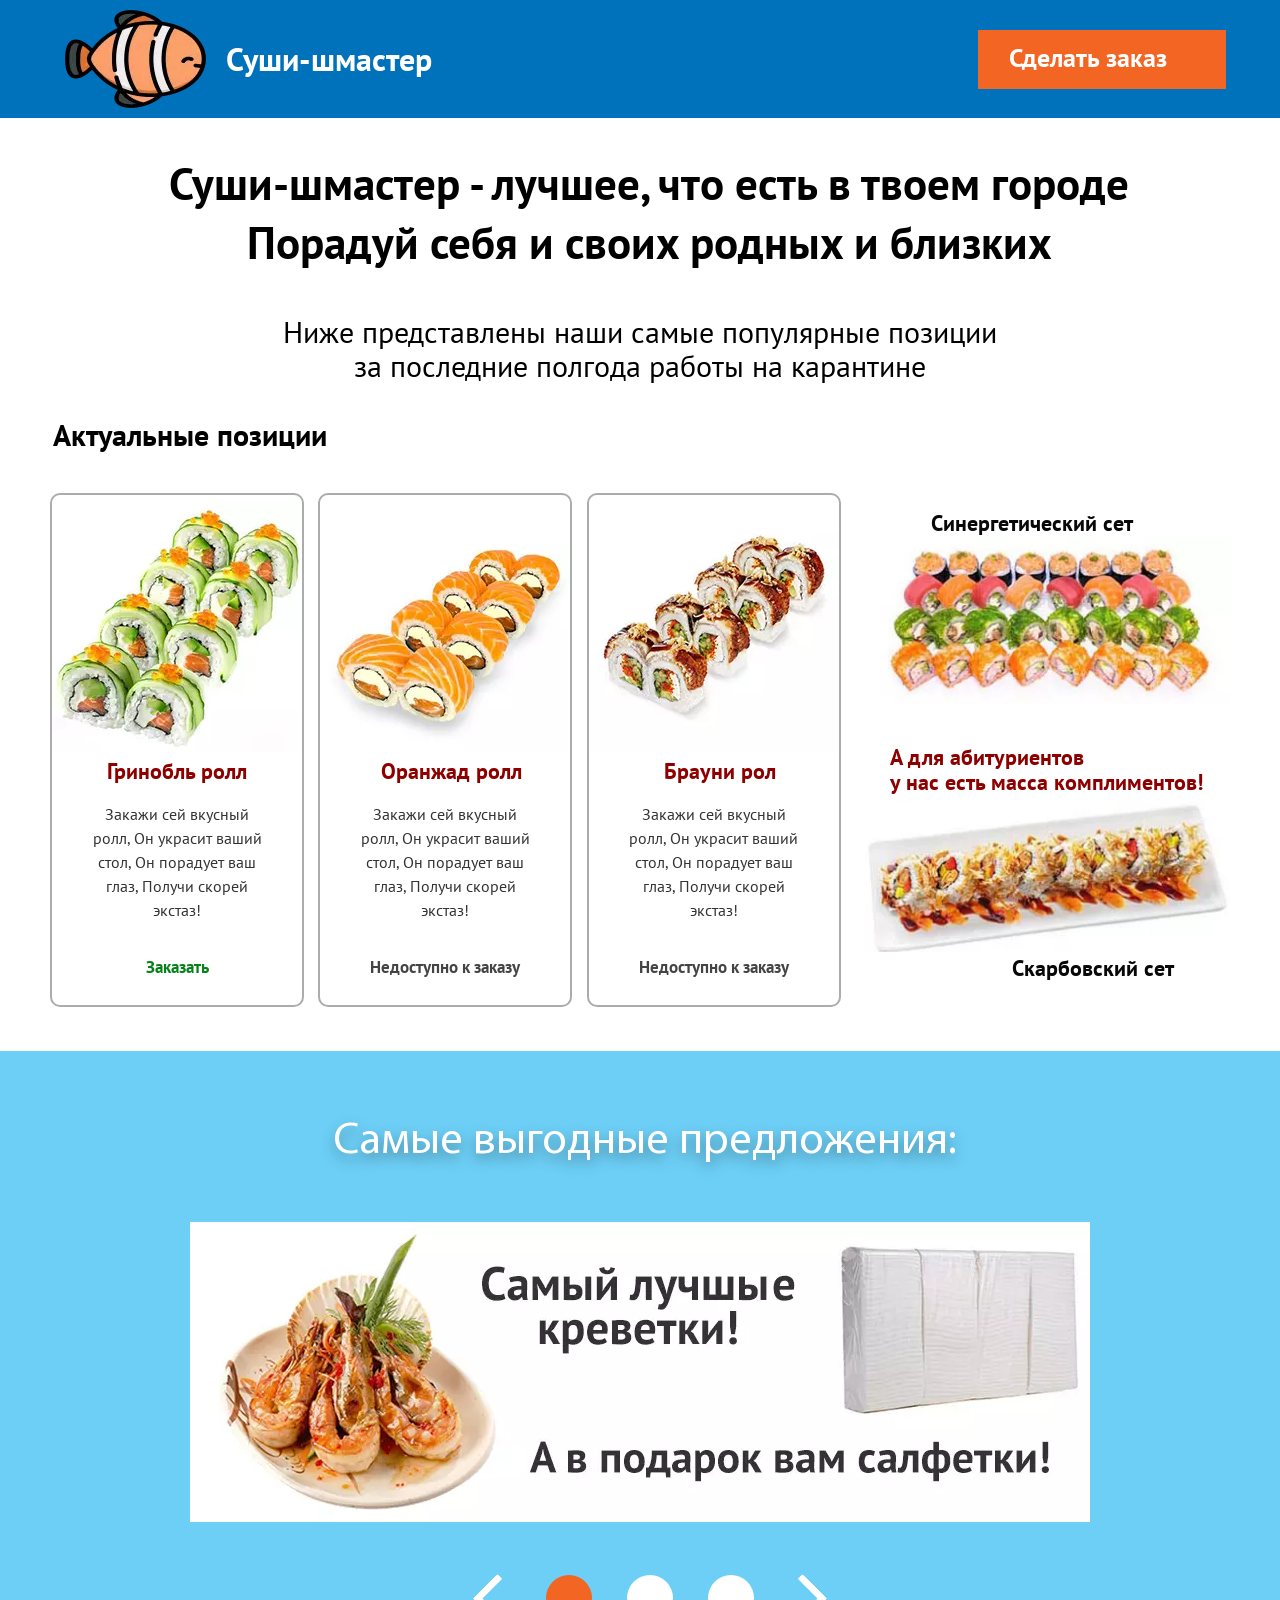
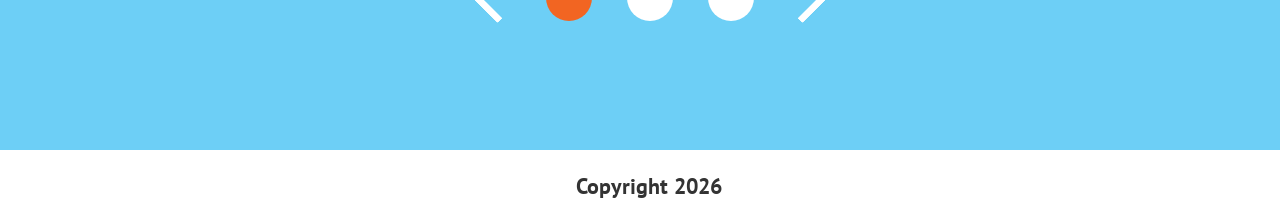
<file: Everad_MACOSX/index.html>
<!DOCTYPE html>
<html lang="ru">
  <head>
    <meta charset="UTF-8" />
    <meta http-equiv="X-UA-Compatible" content="IE=edge" />
    <meta name="viewport" content="width=device-width, initial-scale=1.0" />
    <title>Суши-мастер</title>
    <link
      rel="stylesheet"
      href="https://unpkg.com/swiper/swiper-bundle.min.css"
    />
    <link rel="stylesheet" href="style/style.css" />
    <script src="https://unpkg.com/swiper/swiper-bundle.min.js"></script>
    <script src="script/script.js" defer></script>
  </head>
  <body>
    <!-- Header -->

    <header class="header full-container">
      <div class="wrapper flex-block">
        <div class="logo">
          <a class="logo-link flex-block" href="#">
            <img
              class="logo-img"
              src="images/clown-fish.webp"
              alt="logo Sushi-shmaster"
            />
            <h1 class="heading">Суши-шмастер</h1>
          </a>
        </div>
        <button class="header-btn">Сделать заказ</button>
      </div>
    </header>

    <!-- Main-contant -->

    <main class="main full-container">
      <div class="wrapper">
        <h2 class="heading-text">
          Суши-шмастер - лучшее, что есть в твоем городе Порадуй себя и своих
          родных и близких
        </h2>
        <p class="subtext">
          Ниже представлены наши самые популярные позиции за последние полгода
          работы на карантине
        </p>
        <h3 class="title-text">Актуальные позиции</h3>
        <div class="set-menu">
          <figure class="cards green-rolls">
            <img src="images/s3.webp" alt="Grenoble roll" />
            <figcaption class="cards-description">
              <h4 class="description-title">Гринобль ролл</h4>
              <p class="description-subtext">
                Закажи сей вкусный ролл, Он украсит ваший стол, Он порадует ваш
                глаз, Получи скорей экстаз!
              </p>
              <a class="active description-link" href="#">Заказать</a>
            </figcaption>
          </figure>

          <figure class="cards orange-rolls">
            <img src="images/s1.webp" alt="Oranjade roll" />
            <figcaption class="cards-description">
              <h4 class="description-title">Оранжад ролл</h4>
              <p class="description-subtext">
                Закажи сей вкусный ролл, Он украсит ваший стол, Он порадует ваш
                глаз, Получи скорей экстаз!
              </p>
              <a class="description-link" href="#">Недоступно к заказу</a>
            </figcaption>
          </figure>

          <figure class="cards brown-rolls">
            <img src="images/s2.webp" alt="Brownie roll" />
            <figcaption class="cards-description">
              <h4 class="description-title">Брауни рол</h4>
              <p class="description-subtext">
                Закажи сей вкусный ролл, Он украсит ваший стол, Он порадует ваш
                глаз, Получи скорей экстаз!
              </p>
              <a class="description-link" href="#">Недоступно к заказу</a>
            </figcaption>
          </figure>

          <figure class="cards-set">
            <h4 class="description-title">Синергетический сет</h4>
            <img src="images/s44.webp" alt="synergistic-set" />
            <p class="description-subtext">
              А для абитуриентов 
              у нас есть масса комплиментов!
            </p>
            <img src="images/s45.webp" alt="Skarbowskj set" />
            <h4 class="description-title">Скарбовский сет</h4>
          </figure>
        </div>
      </div>
    </main>

    <!-- Carousel -->

    <section class="full-container section-carousel">
      <div class="wrapper">
        <h2 class="carousel-title">Самые выгодные предложения:</h2>
        <div class="swiper-container">
          <div class="swiper-wrapper">
            <div class="swiper-slide">
              <img src="images/corousel_img.webp" alt="shrimp promotion" />
            </div>
            <div class="swiper-slide">
              <img src="images/dorado.webp" alt="dorado promotion" />
            </div>
            <div class="swiper-slide">
              <img src="images/vodka.webp" alt="vodka promotion" />
            </div>
          </div>
          <div class="navigation-btn flex-block">
            <div class="button-prev"></div>
            <div class="swiper-pagination"></div>
            <div class="button-next"></div>
          </div>
        </div>
      </div>
    </section>

    <!-- Footer -->

    <footer class="footer full-container">
      <div class="wrapper">
        <p class="copyright">Copyright<span id="year"></span></p>
      </div>
    </footer>
  </body>
</html>
</file>
<file: Archive-адаптация/css/style.css>
/* roboto-regular - latin */
@font-face {
   font-family: 'Roboto';
   font-style: normal;
   font-weight: 400;
   src: local(''),
        url('../fonts/roboto-v27-latin-regular.woff2') format('woff2'), /* Super Modern Browsers */
        url('../fonts/roboto-v27-latin-regular.woff') format('woff'); /* Modern Browsers */
 }
 /* roboto-700 - latin */
 @font-face {
   font-family: 'Roboto';
   font-style: normal;
   font-weight: 700;
   src: local(''),
        url('../fonts/roboto-v27-latin-700.woff2') format('woff2'), /* Super Modern Browsers */
        url('../fonts/roboto-v27-latin-700.woff') format('woff'); /* Modern Browsers */
 }


.u-uppercase {
   text-transform: uppercase;
}

.u-mr-0 {
   margin-right: 0px ! important;
}

.u-pa-0 {
   padding: 0px ! important;
}

.u-pr-0 {
   padding-right: 0px ! important;
}

.u-pos-r {
   position: relative;
}

.c-entry-inverse .u-text-lady,
.u-text-lady {
   color: #f65757;
}

p {
   font-size: 20px;
}

@media print {

   .c-entry-lg .has-pseudo-bg::before {
      background-color: transparent;
      background-image: none;
   }

   .c-bar * {
      color: rgb(102, 102, 102) ! important;
   }

   .c-bar-left {
      width: 50%;
   }

   .c-bar-unit {
      border-right: 0px none ! important;
   }

   .c-entry-lg .c-post-meta,
   .c-post-meta {
      position: relative ! important;
      padding-bottom: 0px ! important;
   }

   .c-post-title {
      color: rgb(0, 0, 0) ! important;
      margin: 22px 0px 0px ! important;
   }

   .o-jumbotron {
      margin-bottom: 0px ! important;
      background-color: transparent ! important;
      overflow: visible;
   }

   .c-main {
      float: none ! important;
      width: 100% ! important;
      margin-right: 0px ! important;
   }
}





/* ============= Комментарии ===============*/


/* ============= Продукт ===============*/
.product {
   margin: 40px 0px;
}


/* ============= form (по центру) ===============*/
body {
   font-family: 'Roboto';
   color: rgb(68, 68, 68);
   line-height: 1.5625;
}

.order_form {
   padding: 10px 20px;
   -webkit-border-radius: 5px;
   -moz-border-radius: 5px;
   border-radius: 5px;
   margin: 0;
   font-family: 'Roboto';
}

input {
   outline: 0;
}



/* ============= form (боковая) ===============*/

.order_form {
   font-family: 'Roboto';
   margin: 0px;
   padding: 0px 20px 0px;
   border-radius: 5px;
}

input {
   outline: 0px none;
}




/* ============= Новая кнопка ===============*/





@media (min-width: 759px) and (max-width: 1024px) {

   .c-entry-lg .c-post-title {
      font-size: 21px;
   }

   .o-jumbotron {
      font-size: 11px;
      padding: 0px;
   }
}

@media (min-width: 1024px) and (max-width: 1279px) {

   .c-entry-lg .c-post-title {
      font-size: 19px;
      line-height: 24px;
   }
}

@media (max-width: 600px) {
   .c-entry-lg .c-post-title {
      line-height: 19px;
   }
}

@media (max-width: 759px) {

   html,
   body {
      width: 100%;
      padding: 0px 0px;
   }

   .c-post-img-sleaze {
      width: 100%;
   }

   .c-post-img-sleaze {
      width: 172px;
      height: 118px;
   }

   .product {
      width: 100%;
   }

   .o-jumbotron {
      font-size: 11px;
      padding: 0px;
   }

   h1 {
      font-size: 20px;
   }

   .c-post-title {
      font-size: 17px;
   }

   .product {
      width: 100%;
   }

   p {
      font-size: 18px;
   }

   /*.c-post-img-wrap {width: 800px;}*/

   /*   .c-post-img.u-blur {min-height: 340px; transform: translate(-19%, -0%);} */
   .o-jumbotron.c-entry-lg .c-post-meta {
      padding-left: 20px;
   }

   .p-name.c-post-title.u-uppercase.js-si-title {
      max-width: 106%;
      margin-bottom: -7px;
      background-color: black;
      font-size: 12px;
   }

   .c-entry-lg .c-post-title {
      font-size: 19px;
   }

   .c-main .o-jumbotron {
      max-width: 114%;
      margin-left: 0px;
   }

}

@media (max-width: 650px) {
   /*.mob-min{font-size: 12px !important;}*/
}


html {
   font-family: 'Roboto';
}

article,
footer,
header,
nav {
   display: block;
}

a:active,
a:hover {
   outline: 0px none;
}

b {
   font-weight: 700;
}

h1 {
   margin: 0.67em 0px;
}

img {
   border: 0px none;
   vertical-align: middle;
}

svg:not(:root) {
   overflow: hidden;
}

button,
input {
   color: inherit;
   font: inherit;
   margin: 0px;
}

button {
   overflow: visible;
}

button {
   text-transform: none;
}

button {
   cursor: pointer;
}

button::-moz-focus-inner,
input::-moz-focus-inner {
   border: 0px none;
   padding: 0px;
}

input {
   line-height: normal;
}

@media print {

   *,
   *::after,
   *::before {
      background: transparent none repeat scroll 0px 0px ! important;
      color: rgb(0, 0, 0) ! important;
      box-shadow: none ! important;
      text-shadow: none ! important;
   }

   a,
   a:visited {
      text-decoration: underline;
   }

   a[href]::after {
      content: " ("attr(href) ")";
   }

   img {
      page-break-inside: avoid;
   }

   img {
      max-width: 100% ! important;
   }

   h3 {
      page-break-after: avoid;
   }
}

*,
*::after,
*::before {
   box-sizing: border-box;
}

html {
   font-size: 10px;
}

body {
   margin: 0px;
   font-family: 'Roboto';
   font-size: 18px;
   line-height: 1.6;
   color: rgb(0, 0, 0);
   background-color: rgb(255, 255, 255);
}

button,
input {
   font-family: inherit;
   font-size: inherit;
   line-height: inherit;
}

a {
   background-color: transparent;
   color: rgb(0, 153, 255);
   text-decoration: none;
}

a:focus,
a:hover {
   color: rgb(0, 153, 255);
   text-decoration: underline;
}

a:focus {
   outline: thin dotted;
   outline-offset: -2px;
}

.img-responsive {
   display: block;
   max-width: 100%;
   height: auto;
}

h1,
h3,
h4 {
   font-family: 'Roboto';
   font-weight: 700;
   line-height: 1.25;
   color: inherit;
}

h1,
h3 {
   margin-top: 22px;
   margin-bottom: 11px;
}

h4 {
   margin-top: 11px;
   margin-bottom: 11px;
}

h1 {
   font-size: 30px;
}

h3 {
   font-size: 24px;
}

h4 {
   font-size: 18px;
}

p {
   margin: 0px 0px 11px;
}

ul {
   margin-top: 0px;
   margin-bottom: 11px;
}

label {
   display: inline-block;
   max-width: 100%;
   margin-bottom: 5px;
   font-weight: 700;
}

.dropdown {
   position: relative;
}

.navbar::after,
.navbar::before {
   content: "";
   display: table;
}

.navbar::after {
   clear: both;
}

body {
   margin: 0px;
}

.contentBox p {
   margin: 0;
}

article,
footer,
header,
nav {
   display: block;
}

a {
   background-color: transparent;
}

a:active,
a:hover {
   outline-width: 0px;
}

b {
   font-weight: inherit;
}

b {
   font-weight: bolder;
}

img {
   border-style: none;
}

svg:not(:root) {
   overflow: hidden;
}

button,
input {
   font: inherit;
   margin: 0px;
}

button,
input {
   overflow: visible;
}

button {
   text-transform: none;
}

button::-moz-focus-inner {
   border-style: none;
   padding: 0px;
}

button:-moz-focusring {
   outline: 1px dotted buttontext;
}

* {
   box-sizing: border-box;
}

*::before,
*::after {
   box-sizing: border-box;
}

body {
   height: 100%;
   color: rgb(46, 46, 46);
   background-color: rgb(242, 242, 242);
   text-rendering: optimizelegibility;
   min-width: 320px;
   padding-top: 60px;
}

body.body-white-back {
   background-color: rgb(255, 255, 255);
}

input,
button {
   font-family: inherit;
   line-height: inherit;
}

a {
   color: rgb(57, 104, 163);
   text-decoration: none;
}

a:hover,
a:focus {
   color: rgb(57, 104, 163);
   text-decoration: none;
   outline: 0px none;
}

img {
   vertical-align: middle;
}

*::-moz-selection {
   background: rgb(179, 212, 252) none repeat scroll 0% 0%;
   text-shadow: none;
}

.hidden {
   display: none ! important;
}

.visible-xs {
   display: none ! important;
}

.visible-sm {
   display: none ! important;
}

body::before {
   content: "xs";
   display: none;
}

.spinner-inner {
   position: relative;
   width: 30px;
   height: 30px;
   margin: 20px auto;
}

.spinner-inner .spinner {
   position: absolute;
   top: 0px;
   bottom: 0px;
   left: 0px;
   right: 0px;
   animation: rotate 2s linear infinite;
   transform-origin: center center 0px;
}

.navbar {
   background-color: rgb(186, 5, 5);
   background-image: linear-gradient(rgb(186, 5, 5) 60px, rgb(236, 6, 6) 60px);
   position: fixed;
   top: 0px;
   left: 0px;
   right: 0px;
   max-height: 60px;
   z-index: 1000;
   transition: top 0.2s ease 0s;
   cursor: default;
   will-change: top;
}

.dark-blue .navbar {
   background-color: rgb(2, 24, 89);
   background-image: linear-gradient(rgb(2, 24, 89) 60px, rgb(3, 37, 139) 60px);
}

.navbar .navbar-inner {
   position: relative;
   display: flex;
   height: 100%;
   line-height: 60px;
}

.navbar .navbar-inner .navbar-toggle {
   position: relative;
   flex: 0 0 auto;
   padding: 21px 20px 20px;
   background: transparent none repeat scroll 0px 0px;
   border: 0px none;
   outline: 0px none;
   cursor: pointer;
}

.navbar .navbar-inner .navbar-toggle .icon-bar {
   display: block;
   width: 25px;
   height: 3px;
   background-color: rgb(255, 255, 255);
}

.navbar .navbar-inner .navbar-toggle .icon-bar+.icon-bar {
   margin-top: 5px;
}

.navbar .navbar-inner .navbar-title {
   position: relative;
   height: 60px;
   margin-left: -4px;
   font-size: 22px;
   color: rgb(255, 255, 255);
   text-transform: uppercase;
   flex: 0 0 auto;
}

.navbar .navbar-inner .navbar-title__hashtag {
   position: absolute;
   top: 0px;
   left: 0px;
}

.navbar .navbar-inner .navbar-title__bg {
   display: none;
}

.navbar .navbar-inner .gradient-navbar {
   position: absolute;
   top: 0px;
   right: 0px;
   display: block;
   width: 200px;
   height: 60px;
   background: transparent linear-gradient(to right, rgba(186, 5, 5, 0), rgb(186, 5, 5) 100px) no-repeat scroll 0% 0%;
}

.dark-blue .navbar .navbar-inner .gradient-navbar {
   background: transparent linear-gradient(to right, rgba(2, 24, 89, 0), rgb(2, 24, 89) 100px) no-repeat scroll 0% 0%;
}

.navbar .navbar-inner .navbar-menu {
   display: none;
}

.navbar .navbar-inner .navbar-right {
   position: relative;
   display: flex;
   flex: 0 0 auto;
   height: 60px;
   margin-left: auto;
   z-index: 2000;
}

.navbar .navbar-inner .button-text {
   display: none;
}

.navbar .navbar-inner .button {
   position: relative;
   display: block;
   width: 40px;
   height: 60px;
   padding: 0px;
   border: 0px none;
   outline: 0px none;
   background-position: center center;
   background-repeat: no-repeat;
   background-color: transparent;
   opacity: 0.7;
   cursor: pointer;
   transition: opacity 0.15s ease-out 0s;
}

.navbar .navbar-inner .button:hover {
   opacity: 1;
}

.navbar .navbar-inner .button.button-user {
   background-size: 20px 20px;
}

.navbar .navbar-inner .button.button-search {
   margin-right: 10px;
   background-size: 20px 20px;
}

.title-bar {
   position: fixed;
   top: 10px;
   z-index: 995;
   display: flex;
   height: 50px;
   width: 100%;
   background: rgb(255, 255, 255) none repeat scroll 0% 0%;
   box-shadow: 0px 1px 11px 0px rgba(0, 19, 45, 0.21);
   overflow: hidden;
   transition: top 0.2s ease 0s;
   will-change: top;
}

.title-bar .social-share {
   position: relative;
   z-index: 995;
   margin: 2px auto 0px;
}

.title-bar__container {
   height: inherit;
   margin: auto;
}

.social-share {
   display: flex;
}

.social-share_column-xs {
   flex-direction: column;
}

.social-share__counter {
   position: relative;
   min-width: 100px;
   margin-right: 15px;
   padding-right: 40px;
   text-align: center;
   font-size: 38px;
   line-height: 33px;
   color: rgb(57, 104, 163);
}

.social-share__counter::before {
   content: "reposts";
   display: block;
   width: 60px;
   text-transform: uppercase;
   line-height: 10px;
   font-size: 11px;
   text-align: center;
}

.social-share__counter::after {
   position: absolute;
   top: 0px;
   right: 0px;
   height: 40px;
   width: 40px;
   font-size: 50px;
   font-weight: 300;
   overflow: hidden;
}

.social-share__counter-xs {
   font-size: 12px;
   color: rgb(57, 104, 163);
}

.social-share__counter-xs::before {
   content: "reposts";
   display: inline-block;
   margin-right: 4px;
   text-transform: uppercase;
   line-height: 10px;
   font-size: 11px;
   text-align: center;
}

.social-share__icons {
   display: flex;
}

.social-share__icon {
   flex: 0 0 auto;
   display: block;
   height: 40px;
   margin-right: 7px;
   font-size: 14px;
   line-height: 40px;
   color: rgb(255, 255, 255);
   cursor: pointer;
   background-repeat: no-repeat;
   transition: background-color 0.15s ease-out 0s, transform 0.3s ease-out 0s, -webkit-transform 0.3s ease-out 0s;
}

.social-share__icon:hover {
   color: rgb(255, 255, 255);
}

.social-share__icon:last-child {
   margin-right: 0px;
}

.social-share__icon svg {
   pointer-events: none;
}

.social-share__icon_small {
   display: flex;
   justify-content: center;
   align-items: center;
   width: 40px;
   margin-bottom: 3px;
   margin-top: 3px;
   border-radius: 1px;
   background-position: center center;
}

.social-share__icon_tw {
   background-color: rgb(118, 170, 235);
}

.social-share__icon_tw:hover {
   background-color: rgb(140, 184, 238);
}

.social-share__icon_fb {
   background-color: rgb(71, 89, 149);
}

.social-share__icon_fb:hover {
   background-color: rgb(79, 99, 166);
}

.social-share__icon_whatsapp,
.social-share__icon_viber {
   display: none;
}

.social-share__icon_viber {
   background-color: rgb(102, 92, 172);
}

.social-share__icon_viber:hover {
   background-color: rgb(118, 109, 181);
}

.social-share__icon_telegram {
   background-color: rgb(53, 166, 222);
}

.social-share__icon_telegram:hover {
   background-color: rgb(75, 176, 226);
}

.social-share__icon_whatsapp {
   background-color: rgb(103, 193, 94);
}

.social-share__icon_whatsapp:hover {
   background-color: rgb(120, 200, 112);
}

.post-page__columns {
   display: flex;
}

.post-page__columns-left {
   display: none;
}

.post-page__columns-right {
   width: 100%;
}

.post-page .post-page-item {
   margin-top: 0px;
   padding: 0px 15px 20px;
}

.post-page .post-page-item .post-page-header {
   margin-bottom: 30px;
}

.post-page .post-page-item .post-page-header .post-page-tools-footer .social-share_column-xs {
   flex-flow: row wrap;
}

.post-page .post-page-item .post-page-header .post-page-tools-footer .social-share .social-share__counter {
   position: relative;
   left: -3px;
   bottom: -3px;
   min-width: 60px;
   padding-right: 0px;
}

.post-page .post-page-item .post-page-header .post-page-tools-footer .social-share .social-share__counter::after {
   content: "";
}

.post-page .post-page-item .post-page-header .post-page-tools-footer .social-share__counter-xs {
   flex: 0 0 100%;
}

.post-page .post-page-item .post-page-content-tags .tags {
   padding: 0px;
   margin: 0px 0px 10px;
}

.post-page .post-page-item .post-page-content-tags .tags::before,
.post-page .post-page-item .post-page-content-tags .tags::after {
   content: " ";
   display: table;
}

.post-page .post-page-item .post-page-content-tags .tags::after {
   clear: both;
}

.post-page .post-page-item .post-page-content-tags .tags .tags-item {
   float: left;
   margin: 0px 10px 10px 0px;
   font-weight: 500;
   font-size: 11px;
   line-height: 32px;
   text-transform: uppercase;
   color: rgb(57, 104, 163);
   background-color: rgb(245, 247, 250);
   list-style-type: none;
   border-radius: 2px;
   transition: all 0.15s ease-out 0s;
}

.post-page .post-page-item .post-page-content-tags .tags .tags-item:first-child {
   margin-left: 0px;
}

.post-page .post-page-item .post-page-content-tags .tags .tags-item:hover {
   background-color: rgb(226, 231, 236);
}

.post-page .post-page-item .post-page-content-tags .tags .tags-item a {
   display: block;
   padding: 0px 10px;
   color: inherit;
}

.read-next {
   margin: 20px 0px;
}

.read-next__container {
   opacity: 0;
   transition: opacity 0.6s ease-out 0s;
}

.read-next__container_visible {
   opacity: 1;
}

.read-next__title {
   margin: 0px;
   font-weight: 500;
   font-size: 15px;
   color: rgb(0, 0, 0);
   text-transform: uppercase;
}

.read-next-item {
   position: relative;
   padding: 20px 0px;
   border-bottom: 1px solid rgb(226, 231, 236);
}

.read-next-item:nth-child(n+2) .read-next-item__labels_top {
   display: none;
}

.read-next-item:last-child {
   border-bottom: 0px none;
}

.read-next-item__labels {
   position: absolute;
   left: 0px;
   top: 20px;
   z-index: 1;
   display: flex;
   flex-direction: column;
   align-items: flex-start;
}

.read-next-item__title {
   display: block;
   font-size: 14px;
   line-height: 18px;
   color: rgb(46, 46, 46);
   transition: color 0.15s ease-out 0s;
}

.read-next-item__title:hover {
   color: rgb(186, 5, 5);
}

.dark-blue .read-next-item__title:hover {
   color: rgb(2, 24, 89);
}

.comments {
   position: relative;
   display: flex;
   flex-wrap: wrap;
   justify-content: space-between;
   margin: 20px 0px 0px;
   background: rgb(255, 255, 255) none repeat scroll 0% 0%;
}

.comments-btn-block {
   position: absolute;
   width: 50px;
   height: 100%;
   right: 0px;
}

.comments__btn-up {
   position: absolute;
   top: 65vh;
   display: block;
   width: 50px;
   height: 50px;
   padding: 16px;
   margin-bottom: 160px;
   cursor: pointer;
   background-color: rgb(255, 255, 255);
   text-align: center;
   box-shadow: 0px 2px 12px 0px rgba(71, 75, 105, 0.15);
   z-index: 890;
}

.comments__btn-up svg {
   position: relative;
   top: -4px;
}

.comments__count {
   text-align: center;
   font-size: 22px;
   font-weight: 400;
}

.comments .comment-bubble {
   opacity: 1;
   transition: opacity 0.5s ease-out 0s;
}

.comments .comments-btns {
   margin: 15px 0px;
   display: flex;
   width: 100%;
   height: 40px;
   justify-content: space-between;
}

.comments .comments-toggle {
   width: 55%;
   z-index: 890;
   height: 40px;
   line-height: 40px;
   font-size: 12px;
   color: rgb(136, 153, 167);
   text-align: center;
   cursor: pointer;
   transition: background-color 0.15s ease-out 0s;
   background-color: rgb(245, 247, 250);
   outline: 0px none;
   border-radius: 2px;
}
.comments .comments-toggle a {
   color: inherit;
   text-decoration: none;
   width: 100%;
   display: inline-block;
}
.comments .comments-toggle:hover {
   background-color: rgb(226, 231, 236);
}

.comments .comments-chat {
   width: 100%;
   max-width: 660px;
   margin: 0px auto;
   text-align: center;
}

.comments .comments-user {
   height: 40px;
   overflow: hidden;
   flex-shrink: 0;
   position: relative;
   top: -2px;
}

.comments .comments-avatar {
   flex-shrink: 0;
   position: relative;
   width: 30px;
   height: 30px;
   margin-left: 8px;
   margin-top: 2px;
   margin-right: 2px;
   text-align: center;
   font-size: 12px;
   text-transform: uppercase;
   line-height: 30px;
   border-radius: 50%;
   background-color: rgb(245, 247, 250);
}

.comments .comments-avatar_grey {
   margin-left: 0px;
   margin-right: 8px;
}

.comments .comments-avatar_form {
   margin-left: 0px;
   margin-right: 8px;
}

.comments .comments-avatar_unauthorized {
   background-position: center center;
   background-repeat: no-repeat;
   background-size: 11px auto;
}

.comments .comments-message {
   display: flex;
   width: 100%;
   margin-bottom: 15px;
   flex-direction: row-reverse;
   justify-content: flex-start;
}

.comments .comments-message_grey {
   flex-direction: row;
}

.comments .comments-field {
   position: relative;
   width: 88%;
   flex: 1 0 auto;
   padding: 15px;
   border: 1px solid rgb(226, 231, 236);
   border-radius: 12px;
}

.comments .comments-field__txt {
   display: block;
   margin: 5px 0px 0px;
   font-size: 15px;
   text-align: left;
   font-weight: 400;
   line-height: 1.42857;
}

.comments .comments-field__txt p {
   margin: 0px;
}

.comments .comments-field__image {
   text-align: left;
   margin-top: 5px;
}

.comments .comments-field__image-load {
   display: flex;
   height: 200px;
   justify-content: center;
   flex-direction: column;
}

.comments .comments-field__image-load .spinner-inner {
   display: block;
}

.comments .comments-field_grey {
   background-color: rgb(245, 247, 250);
   border-color: rgb(245, 247, 250);
}

.comments .comments-like {
   display: flex;
   align-items: baseline;
   font-size: 14px;
   opacity: 0.9;
   color: rgb(136, 153, 167);
   cursor: pointer;
}

.comments .comments-like:hover {
   color: rgb(57, 104, 163);
}

.comments .comments-like__count {
   padding-left: 5px;
}

.comments .comments-flex {
   display: flex;
   justify-content: space-between;
   flex-wrap: wrap;
   width: 100%;
}

.comments .comments-flex__name {
   margin: 0px 10px 0px 0px;
   font-size: 16px;
   font-weight: bold;
   text-align: left;
}

.comments .comments-flex__answer {
   border-bottom: 1px solid transparent;
   font-size: 12px;
   font-weight: 400;
   color: rgb(136, 153, 167);
   line-height: 22px;
   cursor: pointer;
   transition: border-color 0.15s ease-out 0s;
}

.comments .comments-flex__answer::after {
   content: "";
   display: inline-block;
   height: 8px;
   width: 16px;
   margin-left: 5px;
   background-repeat: no-repeat;
   background-position: 50% center;
}

.comments .comments-flex__answer:hover {
   border-color: rgb(226, 231, 236);
}

.comments .comments-form {
   position: relative;
   z-index: 1;
   max-width: 660px;
   margin: 0px auto;
   display: flex;
   flex-direction: column;
   width: 100%;
   border-top: 1px solid transparent;
   transition: transform 0.15s ease 0s, -webkit-transform 0.15s ease 0s;
}

.comments .comments-form__unauthorized {
   padding: 15px;
   font-size: 14px;
   color: rgb(136, 153, 167);
   text-align: center;
   background: rgb(245, 247, 250) none repeat scroll 0% 0%;
   border-radius: 12px;
   cursor: pointer;
}

.comments .comments-form_unauthorized {
   transform: translateY(0px);
   padding: 0px;
}

.comments-form-header {
   display: flex;
}

.comments-form-header_unauthorized {
   display: none;
}

.comments-toggle-md {
   display: none;
}

.notification-message-list-container {
   position: fixed;
   z-index: 1000;
   width: 100%;
   display: none;
   margin-bottom: 10px;
   background-color: rgb(255, 255, 255);
   box-shadow: 0px 9px 33px 0px rgba(21, 33, 50, 0.2);
}

img {
   max-width: 100%;
}

.post-page-content-main a {
   text-decoration: underline;
}

.post-page-content-main a:hover {
   color: rgb(162, 30, 43);
}

html {
   overflow-y: initial ! important;
}

body {
   position: initial ! important;
}

html {
   font-family: sans-serif;
   line-height: 1.15;
   -ms-text-size-adjust: 100%;
   -webkit-text-size-adjust: 100%
}

body {
   margin: 0
}

article,
footer,
header,
nav {
   display: block
}

a {
   background-color: transparent;
   -webkit-text-decoration-skip: objects
}

a:active,
a:hover {
   outline-width: 0
}

img {
   border-style: none
}

svg:not(:root) {
   overflow: hidden
}

button,
input {
   font: inherit;
   margin: 0
}

button,
input {
   overflow: visible
}

button {
   text-transform: none
}

button {
   -webkit-appearance: button
}

button::-moz-focus-inner {
   border-style: none;
   padding: 0
}

button:-moz-focusring {
   outline: 1px dotted ButtonText
}

::-webkit-input-placeholder {
   color: inherit;
   opacity: .54
}

::-webkit-file-upload-button {
   -webkit-appearance: button;
   font: inherit
}

* {
   -webkit-box-sizing: border-box;
   box-sizing: border-box
}

*::before,
*::after {
   -webkit-box-sizing: border-box;
   box-sizing: border-box
}

body {
   height: 100%;
   color: #2e2e2e;
   background-color: #f2f2f2;
   text-rendering: optimizeLegibility;
   -webkit-font-smoothing: subpixel-antialiased;
   -webkit-font-smoothing: antialiased;
   -moz-osx-font-smoothing: grayscale;
   min-width: 320px;
   padding-top: 0
}

body.body-white-back {
   background-color: #fff
}

input,
button {
   font-family: inherit;
   font-size: inherit;
   line-height: inherit
}

a {
   color: #3968a3;
   text-decoration: none
}

a:hover,
a:focus {
   color: #3968a3;
   text-decoration: none;
   outline: 0
}

img {
   vertical-align: middle
}

::-moz-selection {
   background: #b3d4fc;
   text-shadow: none
}

.hidden {
   display: none !important
}

@-ms-viewport {
   width: device-width
}

.visible-xs {
   display: none !important
}

.visible-sm {
   display: none !important
}

@media(max-width:659px) {
   .visible-xs {
      display: block !important
   }
}

@media(min-width:660px) and (max-width:979px) {
   .visible-sm {
      display: block !important
   }
}

@media(max-width:659px) {
   .hidden-xs {
      display: none !important
   }
}

@media(min-width:660px) and (max-width:979px) {
   .hidden-sm {
      display: none !important
   }
}

body::before {
   content: "xs";
   display: none
}

@media(min-width:660px) {
   body::before {
      content: "sm"
   }
}

@media(min-width:980px) {
   body::before {
      content: "md"
   }
}

@media(min-width:1300px) {
   body::before {
      content: "lg"
   }
}

@media(min-width:1440px) {
   body::before {
      content: "xlg"
   }
}

@media(min-width:1920px) {
   body::before {
      content: "xxlg"
   }
}

.spinner-inner {
   position: relative;
   width: 30px;
   height: 30px;
   margin: 20px auto
}

.spinner-inner .spinner {
   position: absolute;
   top: 0;
   bottom: 0;
   left: 0;
   right: 0;
   -webkit-animation: rotate 2s linear infinite;
   animation: rotate 2s linear infinite;
   -webkit-transform-origin: center center;
   transform-origin: center center
}

@-webkit-keyframes rotate {
   100% {
      -webkit-transform: rotate(360deg);
      transform: rotate(360deg)
   }
}

@keyframes rotate {
   100% {
      -webkit-transform: rotate(360deg);
      transform: rotate(360deg)
   }
}

@media(min-width:660px) {
   .spinner-inner {
      width: 40px;
      height: 40px;
      margin: 35px auto
   }
}

.navbar {
   background-color: #ba0505;
   background-image: linear-gradient(#ba0505 60px, #ec0606 60px);
   position: fixed;
   top: 0;
   left: 0;
   right: 0;
   max-height: 60px;
   z-index: 1000;
   -webkit-transition: top .2s;
   transition: top .2s;
   cursor: default;
   will-change: top
}

.dark-blue .navbar {
   background-color: #021859;
   background-image: linear-gradient(#021859 60px, #03258b 60px)
}

.navbar .navbar-inner {
   position: relative;
   display: -webkit-box;
   display: -ms-flexbox;
   display: flex;
   height: 100%;
   line-height: 60px
}

.navbar .navbar-inner .navbar-toggle {
   position: relative;
   -webkit-box-flex: 0;
   -ms-flex: 0 0 auto;
   flex: 0 0 auto;
   padding: 21px 20px 20px;
   background: 0 0;
   border: 0;
   outline: 0;
   cursor: pointer
}

.navbar .navbar-inner .navbar-toggle .icon-bar {
   display: block;
   width: 25px;
   height: 3px;
   background-color: #fff
}

.navbar .navbar-inner .navbar-toggle .icon-bar+.icon-bar {
   margin-top: 5px
}

.navbar .navbar-inner .navbar-title {
   position: relative;
   height: 60px;
   margin-left: -4px;
   font-size: 22px;
   color: #fff;
   text-transform: uppercase;
   -webkit-box-flex: 0;
   -ms-flex: 0 0 auto;
   flex: 0 0 auto
}

.navbar .navbar-inner .navbar-title__hashtag {
   position: absolute;
   top: 0;
   left: 0
}

.navbar .navbar-inner .navbar-title__bg {
   display: none
}

.navbar .navbar-inner .gradient-navbar {
   position: absolute;
   top: 0;
   right: 0;
   display: block;
   width: 200px;
   height: 60px;
   background: linear-gradient(to right, rgba(186, 5, 5, 0), #ba0505 100px) no-repeat
}

.dark-blue .navbar .navbar-inner .gradient-navbar {
   background: linear-gradient(to right, rgba(2, 24, 89, 0), #021859 100px) no-repeat
}

.navbar .navbar-inner .navbar-menu {
   display: none
}

.navbar .navbar-inner .navbar-right {
   position: relative;
   display: -webkit-box;
   display: -ms-flexbox;
   display: flex;
   -webkit-box-flex: 0;
   -ms-flex: 0 0 auto;
   flex: 0 0 auto;
   height: 60px;
   margin-left: auto;
   z-index: 2000
}

.navbar .navbar-inner .button-text {
   display: none
}

.navbar .navbar-inner .button {
   position: relative;
   display: block;
   width: 40px;
   height: 60px;
   padding: 0;
   border: 0;
   outline: 0;
   background-position: center center;
   background-repeat: no-repeat;
   background-color: transparent;
   opacity: .7;
   cursor: pointer;
   -webkit-transition: opacity .15s ease-out;
   transition: opacity .15s ease-out
}

.navbar .navbar-inner .button:hover {
   opacity: 1
}

.navbar .navbar-inner .button.button-user {
   background-image: url([data-uri]);
   background-size: 20px 20px
}

.navbar .navbar-inner .button.button-search {
   margin-right: 10px;
   background-image: url([data-uri]);
   background-size: 20px 20px
}

@media(min-width:660px) {
   .navbar .navbar-inner .gradient-navbar {
      width: 330px;
      background: linear-gradient(to right, rgba(186, 5, 5, 0), #ba0505 230px) no-repeat
   }

   .dark-blue .navbar .navbar-inner .gradient-navbar {
      background: linear-gradient(to right, rgba(2, 24, 89, 0), #021859 230px) no-repeat
   }

   .navbar .navbar-inner .navbar-toggle {
      padding-right: 11px
   }

   .navbar .navbar-inner .navbar-title {
      font-size: 28px;
      margin-right: 15px;
      margin-left: 30px;
   }

   .navbar .navbar-inner .navbar-title__hashtag {
      position: relative
   }

   .navbar .navbar-inner .navbar-title__bg {
      position: absolute;
      top: 50%;
      display: block;
      left: -10px;
      right: -10px;
      height: 0;
      border-radius: 2px;
      background-color: #ec0606;
      opacity: 0;
      -webkit-transform: translateY(-50%);
      transform: translateY(-50%);
      -webkit-transition: height .15s ease-out, opacity .15s ease-out;
      transition: height .15s ease-out, opacity .15s ease-out;
      z-index: -1
   }

   .dark-blue .navbar .navbar-inner .navbar-title__bg {
      background-color: #03258b
   }

   .navbar .navbar-inner .navbar-title:hover .navbar-title__bg {
      height: 36px;
      opacity: 1
   }

   .navbar .navbar-inner .button-text {
      padding: 0 25px;
      margin: 11px 5px;
      border: 0;
      border-radius: 2px;
      outline: 0;
      line-height: 38px;
      font-weight: 700;
      color: #fff;
      background-color: #ec0606;
      text-transform: uppercase;
      white-space: nowrap;
      -webkit-transition: background-color .15s ease-out;
      transition: background-color .15s ease-out
   }

   .dark-blue .navbar .navbar-inner .button-text {
      background-color: #03258b
   }

   .navbar .navbar-inner .button-text:hover {
      background-color: #f91313
   }

   .dark-blue .navbar .navbar-inner .button-text:hover {
      background-color: #042ca4
   }

   .navbar .navbar-inner .button-text.button-text-mylife {
      display: block;
      margin-right: 10px
   }
}

@media(min-width:980px) {
   .navbar {
      -webkit-transition: max-height .3s ease-out, top .2s;
      transition: max-height .3s ease-out, top .2s
   }

   .navbar .navbar-inner .navbar-toggle {
      display: none
   }

   .navbar .navbar-inner .navbar-rss {
      display: -webkit-box;
      display: -ms-flexbox;
      display: flex;
      -webkit-box-align: center;
      -ms-flex-align: center;
      align-items: center;
      height: 60px;
      margin-right: 10px;
      opacity: .4;
      -webkit-transition: opacity .15s ease-out;
      transition: opacity .15s ease-out
   }

   .navbar .navbar-inner .navbar-rss:hover {
      opacity: .7
   }

   .navbar .navbar-inner .navbar-rss svg {
      vertical-align: text-bottom
   }

   .navbar .navbar-inner .button-text.button-text-stream {
      display: block;
      padding-left: 50px;
      background-image: url([data-uri]);
      background-size: 20px 14px;
      background-repeat: no-repeat;
      background-position: 20px center
   }

   .navbar .navbar-inner .navbar-menu {
      display: -webkit-box;
      display: -ms-flexbox;
      display: flex;
      -ms-flex-wrap: wrap;
      flex-wrap: wrap;
      margin: 0 10px;
      padding: 0;
      max-height: 60px;
      font-size: 15px;
      font-weight: 500;
      text-transform: uppercase;
      overflow: hidden
   }

   .navbar .navbar-inner .navbar-menu a {
      display: block;
      height: 100%;
      padding: 0 10px;
      color: #fff;
      -webkit-transition: color .15s ease-out, background-color .15s ease-out;
      transition: color .15s ease-out, background-color .15s ease-out
   }

   .navbar .navbar-inner .navbar-menu a::after {
      -webkit-transition: opacity .15s ease-out;
      transition: opacity .15s ease-out
   }

   .navbar .navbar-inner .navbar-menu:hover a {
      color: rgba(255, 255, 255, .7)
   }

   .navbar .navbar-inner .navbar-menu .navbar-menu-item {
      list-style-type: none
   }

   .navbar .navbar-inner .navbar-menu .navbar-menu-item:nth-of-type(1) {
      -webkit-box-ordinal-group: 2;
      -ms-flex-order: 1;
      order: 1
   }

   .navbar .navbar-inner .navbar-menu .navbar-menu-item:nth-of-type(2) {
      -webkit-box-ordinal-group: 3;
      -ms-flex-order: 2;
      order: 2
   }

   .navbar .navbar-inner .navbar-menu .navbar-menu-item:nth-of-type(3) {
      -webkit-box-ordinal-group: 4;
      -ms-flex-order: 3;
      order: 3
   }

   .navbar .navbar-inner .navbar-menu .navbar-menu-item:nth-of-type(4) {
      -webkit-box-ordinal-group: 5;
      -ms-flex-order: 4;
      order: 4
   }

   .navbar .navbar-inner .navbar-menu .navbar-menu-item:nth-of-type(5) {
      -webkit-box-ordinal-group: 6;
      -ms-flex-order: 5;
      order: 5
   }

   .navbar .navbar-inner .navbar-menu .navbar-menu-item:nth-of-type(6) {
      -webkit-box-ordinal-group: 7;
      -ms-flex-order: 6;
      order: 6
   }

   .navbar .navbar-inner .navbar-menu .navbar-menu-item:nth-of-type(7) {
      -webkit-box-ordinal-group: 8;
      -ms-flex-order: 7;
      order: 7
   }

   .navbar .navbar-inner .navbar-menu .navbar-menu-item a:hover {
      color: #fff
   }

   .navbar .navbar-inner .navbar-menu .navbar-menu-item.dropdown {
      display: none
   }

   .navbar .navbar-inner .navbar-menu .navbar-menu-item.dropdown a::after {
      content: '';
      width: 11px;
      height: 60px;
      margin-left: 6px;
      display: inline-block;
      float: right;
      background-size: 11px 7px;
      background-image: url([data-uri]);
      background-repeat: no-repeat;
      background-position: center center
   }

   .navbar .navbar-inner .navbar-menu .navbar-menu-item.dropdown a:hover {
      color: #fff
   }

   .navbar .navbar-inner .navbar-menu .navbar-menu-item.dropdown a:hover::after {
      opacity: 1
   }

   .navbar .navbar-inner .button-text-mylife {
      position: relative;
      z-index: 3000
   }
}

@media(min-width:1440px) {
   .navbar .navbar-inner {
      width: 1400px;
      margin: 0 auto
   }
}

.title-bar {
   position: fixed;
   top: 10px;
   z-index: 995;
   display: -webkit-box;
   display: -ms-flexbox;
   display: flex;
   height: 50px;
   width: 100%;
   background: #fff;
   -webkit-box-shadow: 0 1px 11px 0 rgba(0, 19, 45, .21);
   box-shadow: 0 1px 11px 0 rgba(0, 19, 45, .21);
   overflow: hidden;
   -webkit-transition: top .2s;
   transition: top .2s;
   will-change: top
}

.title-bar .social-share {
   position: relative;
   z-index: 995;
   margin: 2px auto 0
}

.title-bar__container {
   height: inherit;
   margin: auto
}

@media(min-width:660px) {
   .title-bar__container {
      position: relative;
      width: 100%;
      margin-left: 0
   }

   .title-bar .social-share {
      position: absolute;
      right: 18px;
      background: #fff
   }

   .title-bar .social-share__icons {
      margin-left: auto;
      margin-right: 0;
      -ms-flex-wrap: nowrap;
      flex-wrap: nowrap
   }

   .title-bar .social-share::before {
      content: '';
      position: absolute;
      left: -100px;
      z-index: 995;
      width: 100px;
      height: 100%;
      background: -webkit-gradient(linear, left top, right top, from(rgba(255, 255, 255, 0)), to(#fff)) no-repeat;
      background: linear-gradient(to right, rgba(255, 255, 255, 0), #fff) no-repeat
   }
}

@media(min-width:1440px) {
   .title-bar__container {
      width: 1440px;
      margin: 0 auto
   }

   .title-bar .social-share {
      right: 15px
   }
}

.social-share {
   display: -webkit-box;
   display: -ms-flexbox;
   display: flex
}

.social-share_column-xs {
   -webkit-box-orient: vertical;
   -webkit-box-direction: normal;
   -ms-flex-direction: column;
   flex-direction: column
}

.social-share__counter {
   position: relative;
   min-width: 100px;
   margin-right: 15px;
   padding-right: 40px;
   text-align: center;
   font-size: 38px;
   line-height: 33px;
   color: #3968a3
}

.social-share__counter::before {
   content: 'reposts';
   display: block;
   width: 60px;
   text-transform: uppercase;
   line-height: 10px;
   font-size: 11px;
   text-align: center
}

.social-share__counter::after {
   content: url([data-uri]);
   position: absolute;
   top: 0;
   right: 0;
   height: 40px;
   width: 40px;
   font-size: 50px;
   font-weight: 300;
   overflow: hidden
}

.social-share__counter-xs {
   font-size: 12px;
   color: #3968a3
}

.social-share__counter-xs::before {
   content: 'reposts';
   display: inline-block;
   margin-right: 4px;
   text-transform: uppercase;
   line-height: 10px;
   font-size: 11px;
   text-align: center
}

.social-share__icons {
   display: -webkit-box;
   display: -ms-flexbox;
   display: flex
}

.social-share__icon {
   -webkit-box-flex: 0;
   -ms-flex: 0 0 auto;
   flex: 0 0 auto;
   display: block;
   height: 40px;
   margin-right: 7px;
   font-size: 14px;
   line-height: 40px;
   color: #fff;
   cursor: pointer;
   background-repeat: no-repeat;
   -webkit-transition: background-color .15s ease-out, -webkit-transform .3s ease-out;
   transition: background-color .15s ease-out, -webkit-transform .3s ease-out;
   transition: background-color .15s ease-out, transform .3s ease-out;
   transition: background-color .15s ease-out, transform .3s ease-out, -webkit-transform .3s ease-out
}

.social-share__icon:hover {
   color: #fff
}

.social-share__icon:last-child {
   margin-right: 0
}

.social-share__icon svg {
   pointer-events: none
}

.social-share__icon_small {
   display: -webkit-box;
   display: -ms-flexbox;
   display: flex;
   -webkit-box-pack: center;
   -ms-flex-pack: center;
   justify-content: center;
   -webkit-box-align: center;
   -ms-flex-align: center;
   align-items: center;
   width: 40px;
   margin-bottom: 3px;
   margin-top: 3px;
   border-radius: 1px;
   background-position: center
}

.social-share__icon_tw {
   background-color: #76aaeb
}

.social-share__icon_tw:hover {
   background-color: #8cb8ee
}

.social-share__icon_fb {
   background-color: #475995
}

.social-share__icon_fb:hover {
   background-color: #4f63a6
}

.social-share__icon_whatsapp,
.social-share__icon_viber {
   display: none
}

.social-share__icon_viber {
   background-color: #665cac
}

.social-share__icon_viber:hover {
   background-color: #766db5
}

.social-share__icon_telegram {
   background-color: #35a6de
}

.social-share__icon_telegram:hover {
   background-color: #4bb0e2
}

.social-share__icon_whatsapp {
   background-color: #67c15e
}

.social-share__icon_whatsapp:hover {
   background-color: #78c870
}

@media(min-width:660px) {
   .social-share {
      -webkit-transition: -webkit-flex-basis .3s ease-out;
      transition: -webkit-flex-basis .3s ease-out;
      transition: flex-basis .3s ease-out;
      transition: flex-basis .3s ease-out, -webkit-flex-basis .3s ease-out, -ms-flex-preferred-size .3s ease-out
   }

   .social-share_column-xs {
      -webkit-box-orient: horizontal;
      -webkit-box-direction: normal;
      -ms-flex-direction: row;
      flex-direction: row
   }
}

.post-page__columns {
   display: -webkit-box;
   display: -ms-flexbox;
   display: flex
}

.post-page__columns-left {
   display: none
}

.post-page__columns-right {
   width: 100%
}

.post-page .post-page-item {
   margin-top: 0px;
   padding: 0 15px 20px
}

.post-page .post-page-item .post-page-header {
   margin-bottom: 30px
}

.post-page .post-page-item .post-page-header .post-page-tools-footer .social-share_column-xs {
   -webkit-box-orient: horizontal;
   -webkit-box-direction: normal;
   -ms-flex-direction: row;
   flex-direction: row;
   -ms-flex-wrap: wrap;
   flex-wrap: wrap
}

.post-page .post-page-item .post-page-header .post-page-tools-footer .social-share .social-share__counter {
   position: relative;
   left: -3px;
   bottom: -3px;
   min-width: 60px;
   padding-right: 0
}

.post-page .post-page-item .post-page-header .post-page-tools-footer .social-share .social-share__counter::after {
   content: ''
}

.post-page .post-page-item .post-page-header .post-page-tools-footer .social-share__counter-xs {
   -webkit-box-flex: 0;
   -ms-flex: 0 0 100%;
   flex: 0 0 100%
}

.post-page .post-page-item .post-page-content-tags .tags {
   padding: 0;
   margin: 0 0 10px
}

.post-page .post-page-item .post-page-content-tags .tags::before,
.post-page .post-page-item .post-page-content-tags .tags::after {
   content: " ";
   display: table
}

.post-page .post-page-item .post-page-content-tags .tags::after {
   clear: both
}

.post-page .post-page-item .post-page-content-tags .tags .tags-item {
   float: left;
   margin: 0 10px 10px 0;
   font-weight: 500;
   font-size: 11px;
   line-height: 32px;
   text-transform: uppercase;
   color: #3968a3;
   background-color: #f5f7fa;
   list-style-type: none;
   border-radius: 2px;
   -webkit-transition: all .15s ease-out;
   transition: all .15s ease-out
}

.post-page .post-page-item .post-page-content-tags .tags .tags-item:first-child {
   margin-left: 0
}

.post-page .post-page-item .post-page-content-tags .tags .tags-item:hover {
   background-color: #e2e7ec
}

.post-page .post-page-item .post-page-content-tags .tags .tags-item a {
   display: block;
   padding: 0 10px;
   color: inherit
}

@media(min-width:660px) {
   .post-page .post-page-item {
      padding-left: 20px;
      padding-right: 20px
   }

   .post-page .post-page-item .post-page-header .post-page-tools-footer {
      position: relative;
      display: -webkit-box;
      display: -ms-flexbox;
      display: flex;
      -ms-flex-wrap: nowrap;
      flex-wrap: nowrap;
      -webkit-box-pack: justify;
      -ms-flex-pack: justify;
      justify-content: space-between;
      -webkit-box-align: center;
      -ms-flex-align: center;
      align-items: center
   }

   .post-page .post-page-item .post-page-header .post-page-tools-footer .social-share .social-share__counter {
      min-width: 100px;
      padding-right: 40px
   }

   .post-page .post-page-item .post-page-header .post-page-tools-footer .social-share .social-share__counter::after {
      content: url([data-uri])
   }
}

@media(min-width:980px) {

   .post-page .post-page-item .post-page-header .post-page-tools-footer .social-share {
      -ms-flex-preferred-size: 600px;
      flex-basis: 600px
   }

   .is-desktop .post-page .post-page-item .post-page-header .post-page-tools-footer .social-share .social-share__icons {
      -ms-flex-preferred-size: auto;
      flex-basis: auto;
      width: auto
   }

   .post-page .post-page-item .post-page-content-tags {
      display: none
   }

   .post-page .post-page-item .post-page-content {
      position: relative;
      display: -webkit-box;
      display: -ms-flexbox;
      display: flex
   }

   .post-page .post-page-item .post-page-content .post-page-content-main {
      max-width: calc(100% - 300px);
      max-width: 100%;
      padding-right: 40px;
      -webkit-box-flex: 0;
      -ms-flex: 0 0 100%;
      flex: 0 0 100%
   }
}

@media(min-width:1200px) {
   .post-page__columns {
      display: -webkit-box;
      display: -ms-flexbox;
      display: flex
   }

   .post-page__columns-left {
      position: relative;
      display: block;
      width: 212px
   }

   .post-page__columns-right {
      width: calc(100% - 258px);
      margin-left: 46px
   }

   .tags.tags_left {
      padding: 0 0 35px;
      margin: 15px 0 0;
      border-bottom: 1px solid #e2e7ec;
      overflow: hidden
   }

   .tags.tags_left::before,
   .tags.tags_left::after {
      content: " ";
      display: table
   }

   .tags.tags_left::after {
      clear: both
   }

   .tags.tags_left .tags-item {
      float: left;
      height: 23px;
      margin-right: 7px;
      margin-bottom: 7px;
      font-size: 11px;
      line-height: 23px;
      font-weight: 500;
      color: #fff;
      border-radius: 2px;
      text-transform: uppercase;
      list-style-type: none;
      background-color: #ba0505;
      -webkit-transition: background-color .15s ease-out;
      transition: background-color .15s ease-out
   }

   .dark-blue .tags.tags_left .tags-item {
      background-color: #021859
   }

   .tags.tags_left .tags-item:hover {
      background-color: #d30606
   }

   .dark-blue .tags.tags_left .tags-item:hover {
      background-color: #031f72
   }

   .tags.tags_left .tags-item a {
      display: block;
      height: 100%;
      padding: 0 5px;
      color: inherit
   }
}

@media(min-width:1440px) {
   .post-page .post-page-item {
      margin-left: auto;
      margin-right: auto;
      width: 1260px
   }
}

@supports((-webkit-mask-image:linear-gradient(to bottom, #000 45%, transparent 98%)) or (mask-image:linear-gradient(to bottom, #000 45%, transparent 98%))) {}

@media(min-width:980px) {
   @supports((-webkit-mask-image:linear-gradient(to right, #000 45%, transparent 98%)) or (mask-image:linear-gradient(to right, #000 45%, transparent 98%))) {}
}

@media print {

   *,
   *::before,
   *::after {
      background: 0 0 !important;
      color: #000 !important;
      -webkit-box-shadow: none !important;
      box-shadow: none !important;
      text-shadow: none !important
   }

   a,
   a:visited {
      text-decoration: underline
   }

   a[href]::after {
      content: " ("attr(href) ")"
   }

   img {
      page-break-inside: avoid
   }

   img {
      max-width: 100% !important
   }

   p,
   h3 {
      orphans: 3;
      widows: 3
   }

   h3 {
      page-break-after: avoid
   }

   .navbar {
      display: none
   }
}

.read-next {
   margin: 20px 0
}

.read-next__container {
   opacity: 0;
   -webkit-transition: opacity .6s ease-out;
   transition: opacity .6s ease-out
}

.read-next__container_visible {
   opacity: 1
}

.read-next__title {
   margin: 0;
   font-weight: 500;
   font-size: 15px;
   color: #000;
   text-transform: uppercase
}

.read-next-item {
   position: relative;
   padding: 20px 0;
   border-bottom: 1px solid #e2e7ec
}

.read-next-item:nth-child(n+2) .read-next-item__labels_top {
   display: none
}

.read-next-item:last-child {
   border-bottom: 0
}

.read-next-item__labels {
   position: absolute;
   left: 0;
   top: 20px;
   z-index: 1;
   display: -webkit-box;
   display: -ms-flexbox;
   display: flex;
   -webkit-box-orient: vertical;
   -webkit-box-direction: normal;
   -ms-flex-direction: column;
   flex-direction: column;
   -webkit-box-align: start;
   -ms-flex-align: start;
   align-items: flex-start
}

.read-next-item__title {
   display: block;
   font-size: 14px;
   line-height: 18px;
   color: #2e2e2e;
   -webkit-transition: color .15s ease-out;
   transition: color .15s ease-out
}

.read-next-item__heading {
   margin: 0;
   color: #2e2e2e;
   font-family: 'Roboto';
   font-weight: 400;
}

.read-next-item__title:hover {
   color: #ba0505
}

.dark-blue .read-next-item__title:hover {
   color: #021859
}

.comments {
   position: relative;
   display: -webkit-box;
   display: -ms-flexbox;
   display: flex;
   -ms-flex-wrap: wrap;
   flex-wrap: wrap;
   -webkit-box-pack: justify;
   -ms-flex-pack: justify;
   justify-content: space-between;
   margin: 0;
   margin-top: 20px;
   background: #fff
}

.comments-btn-block {
   position: absolute;
   width: 50px;
   height: 100%;
   right: 0
}

.comments__btn-up {
   position: absolute;
   top: 65vh;
   display: block;
   width: 50px;
   height: 50px;
   padding: 16px;
   margin-bottom: 160px;
   cursor: pointer;
   background-color: #fff;
   text-align: center;
   -webkit-box-shadow: 0 2px 12px 0 rgba(71, 75, 105, .15);
   box-shadow: 0 2px 12px 0 rgba(71, 75, 105, .15);
   z-index: 890
}

.comments__btn-up svg {
   position: relative;
   top: -4px
}

.comments__count {
   text-align: center;
   font-size: 22px;
   font-weight: 400
}

.comments .comment-bubble {
   opacity: 1;
   -webkit-transition: opacity .5s ease-out;
   transition: opacity .5s ease-out
}

.comments .comments-btns {
   margin: 15px 0;
   display: -webkit-box;
   display: -ms-flexbox;
   display: flex;
   width: 100%;
   height: 40px;
   -webkit-box-pack: justify;
   -ms-flex-pack: justify;
   justify-content: space-between
}

.comments .comments-toggle {
   width: 100%;
   z-index: 890;
   height: 40px;
   line-height: 40px;
   font-size: 12px;
   color: #8899a7;
   text-align: center;
   cursor: pointer;
   -webkit-transition: background-color .15s ease-out;
   transition: background-color .15s ease-out;
   background-color: #f5f7fa;
   outline: 0;
   border-radius: 2px
}

.comments .comments-toggle:hover {
   background-color: #e2e7ec
}

.comments .comments-chat {
   width: 100%;
   max-width: 660px;
   margin: 0 auto;
   text-align: center
}

.comments .comments-user {
   height: 40px;
   overflow: hidden;
   -ms-flex-negative: 0;
   flex-shrink: 0;
   position: relative;
   top: -2px
}

.comments .comments-avatar {
   -ms-flex-negative: 0;
   flex-shrink: 0;
   position: relative;
   width: 30px;
   height: 30px;
   margin-left: 8px;
   margin-top: 2px;
   margin-right: 2px;
   text-align: center;
   font-size: 12px;
   text-transform: uppercase;
   line-height: 30px;
   border-radius: 50%;
   background-color: #f5f7fa
}

.comments .comments-avatar_grey {
   margin-left: 0;
   margin-right: 8px
}

.comments .comments-avatar_form {
   margin-left: 0;
   margin-right: 8px
}

.comments .comments-avatar_unauthorized {
   background-image: url([data-uri]);
   background-position: center;
   background-repeat: no-repeat;
   background-size: 11px
}

.comments .comments-message {
   display: -webkit-box;
   display: -ms-flexbox;
   display: flex;
   width: 100%;
   margin-bottom: 15px;
   -webkit-box-orient: horizontal;
   -webkit-box-direction: reverse;
   -ms-flex-direction: row-reverse;
   flex-direction: row-reverse;
   -webkit-box-pack: start;
   -ms-flex-pack: start;
   justify-content: flex-start
}

.comments .comments-message_grey {
   -webkit-box-orient: horizontal;
   -webkit-box-direction: normal;
   -ms-flex-direction: row;
   flex-direction: row
}

.comments .comments-field {
   position: relative;
   width: 88%;
   -webkit-box-flex: 1;
   -ms-flex: 1 0 auto;
   flex: 1 0 auto;
   padding: 15px;
   border: 1px solid #e2e7ec;
   border-radius: 12px
}

.comments .comments-field__txt {
   display: block;
   margin: 5px 0 0;
   font-size: 15px;
   text-align: left;
   font-weight: 400;
   word-break: break-word;
   overflow-wrap: break-word;
   line-height: 1.42857
}

.comments .comments-field__txt p {
   margin: 0
}

.comments .comments-field__image {
   text-align: left;
   margin-top: 5px
}

.comments .comments-field__image-load {
   display: -webkit-box;
   display: -ms-flexbox;
   display: flex;
   height: 200px;
   -webkit-box-pack: center;
   -ms-flex-pack: center;
   justify-content: center;
   -webkit-box-orient: vertical;
   -webkit-box-direction: normal;
   -ms-flex-direction: column;
   flex-direction: column
}

.comments .comments-field__image-load .spinner-inner {
   display: block
}

.comments .comments-field_grey {
   background-color: #f5f7fa;
   border-color: #f5f7fa
}

.comments .comments-like {
   display: -webkit-box;
   display: -ms-flexbox;
   display: flex;
   -webkit-box-align: baseline;
   -ms-flex-align: baseline;
   align-items: baseline;
   font-size: 14px;
   opacity: .9;
   color: #8899a7;
   cursor: pointer
}

.comments .comments-like:hover {
   color: #3968a3
}

.comments .comments-like__count {
   padding-left: 5px
}

.comments .comments-flex {
   display: -webkit-box;
   display: -ms-flexbox;
   display: flex;
   -webkit-box-pack: justify;
   -ms-flex-pack: justify;
   justify-content: space-between;
   -ms-flex-wrap: wrap;
   flex-wrap: wrap;
   width: 100%
}

.comments .comments-flex__name {
   margin: 0;
   margin-right: 10px;
   font-size: 16px;
   font-weight: bold;
   text-align: left
}

.comments .comments-flex__answer {
   border-bottom: 1px transparent solid;
   font-size: 12px;
   font-weight: 400;
   color: #8899a7;
   line-height: 22px;
   cursor: pointer;
   -webkit-transition: border-color .15s ease-out;
   transition: border-color .15s ease-out
}

.comments .comments-flex__answer::after {
   content: '';
   display: inline-block;
   height: 8px;
   width: 16px;
   margin-left: 5px;
   background-image: url([data-uri]);
   background-repeat: no-repeat;
   background-position: 50%
}

.comments .comments-flex__answer:hover {
   border-color: #e2e7ec
}

.comments .comments-form {
   position: relative;
   z-index: 1;
   max-width: 660px;
   margin: 0 auto;
   display: -webkit-box;
   display: -ms-flexbox;
   display: flex;
   -webkit-box-orient: vertical;
   -webkit-box-direction: normal;
   -ms-flex-direction: column;
   flex-direction: column;
   width: 100%;
   border-top: 1px solid transparent;
   -webkit-transition: -webkit-transform .15s;
   transition: -webkit-transform .15s;
   transition: transform .15s;
   transition: transform .15s, -webkit-transform .15s
}

.comments .comments-form__unauthorized {
   padding: 15px;
   font-size: 14px;
   color: #8899a7;
   text-align: center;
   background: #f5f7fa;
   border-radius: 12px;
   cursor: pointer
}

.comments .comments-form_unauthorized {
   -webkit-transform: translateY(0);
   transform: translateY(0);
   padding: 0
}

.comments-form-header {
   display: -webkit-box;
   display: -ms-flexbox;
   display: flex
}

.comments-form-header_unauthorized {
   display: none
}

.comments-toggle-md {
   display: none
}

@media(min-width:980px) {
   .comments:not(.comments_forever-small) {
      margin: 0 auto
   }

   .comments:not(.comments_forever-small) .comments-user {
      height: 60px;
      position: relative;
      top: -2px
   }

   .comments:not(.comments_forever-small) .comments-toggle {
      width: 100%;
      font-size: 14px
   }

   .comments:not(.comments_forever-small) .comments-toggle-md {
      position: relative;
      width: 100%;
      margin: 20px 0;
      text-align: center
   }

   .comments:not(.comments_forever-small) .comments-flex_top {
      margin-top: 30px
   }

   .comments:not(.comments_forever-small) .comments-field__txt {
      font-size: 16px
   }

   .comments:not(.comments_forever-small) .comments-avatar {
      height: 50px;
      width: 50px;
      margin-right: 2px;
      margin-top: 2px;
      margin-left: 15px;
      line-height: 50px;
      font-size: 16px
   }

   .comments:not(.comments_forever-small) .comments-avatar_grey {
      margin: 0;
      margin-right: 15px
   }

   .comments:not(.comments_forever-small) .comments-avatar_form {
      position: absolute;
      margin: 0
   }

   .comments:not(.comments_forever-small) .comments-avatar_unauthorized {
      background-image: url([data-uri]);
      background-position: center;
      background-repeat: no-repeat;
      background-size: 20px
   }

   .comments:not(.comments_forever-small) .comments-form {
      position: relative
   }

   .comments:not(.comments_forever-small) .comments-form__unauthorized {
      width: calc(100% - 135px);
      margin-left: 65px
   }

   .comments:not(.comments_forever-small) .comments-form-header {
      display: none
   }

   .comments:not(.comments_forever-small) .comments-flex {
      line-height: 22px;
      -ms-flex-wrap: nowrap;
      flex-wrap: nowrap
   }

   .comments:not(.comments_forever-small) .comments-flex__answer {
      font-size: 14px
   }

   .comments:not(.comments_forever-small) .comments-btns {
      display: none
   }

   .comments:not(.comments_forever-small) .comments-toggle-md {
      display: block
   }
}

.notification-message-list-container {
   position: fixed;
   z-index: 1000;
   width: 100%;
   display: none;
   margin-bottom: 10px;
   background-color: #fff;
   -webkit-box-shadow: 0 9px 33px 0 rgba(21, 33, 50, .2);
   box-shadow: 0 9px 33px 0 rgba(21, 33, 50, .2)
}

@media(min-width:660px) {
   .notification-message-list-container {
      top: 65px;
      right: 15px;
      z-index: 1000;
      margin: 0;
      width: auto
   }
}

@media(min-width:1440px) {
   .notification-message-list-container {
      right: calc((100% - 1370px)/2)
   }
}
img {
   max-width: 100%
}

.post-page-content-main a {
   text-decoration: underline
}

.post-page-content-main a:hover {
   color: #a21e2b
}

body {
   font-family: 'Roboto';
}

.contentBox {
   line-height: 1.5;
}

.contentBox p {
   padding-top: 10px;
}

.contentBox h1 {
   line-height: 1.2;
   margin-top: 20px;
   margin-bottom: 10px;
   font-weight: bold;
   font-size: 27px;
   color: darkred;
}

.lt36 {
   color: red;
}

a {
   text-decoration: none;
   color: #0079f2;
}

.button {
   height: 50px;
   width: 86%;
   border-radius: 3px;
   /* margin-left:7%;   */
   border: rgba(0, 0, 0, .3) 0px solid;
   box-sizing: border-box;
   padding: 10px;
   background: #f14e4d;
   color: #ffffff;
   font-family: 'Roboto';
   font-weight: 400;
   font-size: 17px;
   transition: background .4s;
   cursor: pointer;
}

.button:hover {
   background: #e72828;
}

.comments-avatar {
   max-width: 48px;
   max-height: 48px;
}

.countdown-block {
   text-align: center;
   background: #f4f4f4;
   color: #fff;
   padding: 10px 0;
   margin-left: -10px;
   margin-right: -10px
}

.countdown-container {
   max-width: 320px;
   text-align: center;
   margin: 0 auto;
   padding-bottom: 10px
}

.countdown-container h3 {
   color: #000;
   margin: 0 auto;
   text-transform: uppercase;
   font-weight: 700;
   font-size: 18px
}

.countdown {
   display: flex;
   justify-content: center;
   align-items: center;
   font-weight: 300;
   font-size: 39px;
   line-height: 1
}

.countdown-item {
   color: red;
   width: 5rem;
   font-weight: 800
}

.countdown-divider {
   color: #000;
   width: 1rem
}

.countdown-text {
   margin: 0 auto;
   margin-bottom: -8px;
   width: 90%;
   color: #000;
   font-size: .8rem;
   font-weight: 700;
   display: flex;
   justify-content: center;
   align-items: center;
   text-transform: uppercase
}

.countdown-text span {
   width: 4rem;
   margin-right: 2rem
}

.countdown-text span:last-child {
   margin-right: 0
}

.best-form {
   font: 16px/1.2 "Roboto";
   padding: 16px;
   color: #fff;
   background-color: #e1edf3;
   margin-left: -10px;
   margin-right: -10px
}

.best-form>.wrap {
   max-width: 310px;
   margin: 0 auto
}

.product {
   /*! display: flex; */
   margin-bottom: 15px;
   text-align: center;
}

.product .left {
   /*! width: 50% */
}

.product .right {
   /*! width: 50%; */
   text-align: center
}

.product .price {
   color: #ed1b24;
   font-size: 5rem;
   font-weight: 700;
   letter-spacing: -1px;
   line-height: 1
}

.product .price-old {
   line-height: 1
}

.product .price-old span {
   display: inline-block;
   padding: 0 1rem;
   font-size: 3rem;
   color: #000;
   position: relative;
   letter-spacing: -1px;
}

.product .price-old span:before {
   position: absolute;
   content: "";
   left: 0;
   top: 45%;
   right: 0;
   border-top: 5px solid #ed1b24;
   transform: rotate(-10deg)
}

.name-input,
.phone-input {
   color: #000;
   background: #fff;
   border: 0;
   width: 100%;
   border-radius: 6px;
   box-sizing: border-box;
   font-size: 20px;
   margin-bottom: 10px;
   display: flex;
   transition: all .15s ease-in-out
}

.name-input input,
.phone-input input {
   flex: 1 1 auto;
   border: 0;
   padding: 0;
   font: inherit;
   color: inherit;
   box-sizing: border-box;
   min-width: 0;
   padding: 0 15px;
   height: 44px;
   border-radius: 6px
}

.button-submit:focus,
.name-input:focus-within,
.phone-input:focus-within {
   outline: 0;
   box-shadow: 0 0 0 4px #bdab3c
}

.name-input:focus-within input,
.phone-input:focus-within input {
   outline: 0
}

.button-submit {
   text-align: center;
   display: flex;
   box-sizing: border-box !important;
   width: 100%;
   margin: 0 auto;
   padding: 0 1rem;
   text-decoration: none;
   text-transform: uppercase;
   line-height: 1;
   color: #fff;
   border-radius: 6px;
   border: 0;
   padding: 14px 0;
   background-image: linear-gradient(to top, #137c09, #16ac0c);
   transition: all .15s ease-in-out;
   cursor: pointer;
   font: 18px/1.4 "Roboto";
   font-weight: 400
}

.button-submit-text {
   color: #fff;
   flex: 1 1 auto;
   font: inherit;
   font-weight: 400
}
form .input-wrapper label {
   display: none;
   pointer-events: none;
 }
 
 form .input-wrapper {
   position: relative;
   margin-bottom: 20px;
 }
 
/* File style-2  */

.c-bar::after,
.c-bar::before,
.c-post-info::after,
.c-post-info::before,
.o-jumbotron::after,
.o-jumbotron::before {
   content: "";
   display: table;
}

.c-bar::after,
.c-post-info::after,
.o-jumbotron::after {
   clear: both;
}

@media (max-width: 1023px) {

   h1 {
      font-size: 27px;
   }

   h3 {
      font-size: 18px;
   }

   h4 {
      font-size: 13px;
   }
}

.dropdown {
   fill: rgb(0, 0, 0);
}


body {
   margin-left: auto;
   margin-right: auto;
}

a,
button {
   transition: all 0.3s ease 0s;
   outline: 0px none ! important;
}

*::-moz-selection {
   background-color: rgb(198, 243, 254);
}

h1 {
   margin-top: 33px;
   margin-bottom: 22px;
}

@media (min-width: 1280px) {

   h1 {
      margin-top: 44px;
      margin-bottom: 33px;
   }
}

p,
ul {
   margin-bottom: 22px;
}

.o-wrap {
   padding-left: 54px;
   padding-right: 54px;
}

@media (max-width: 1365px) {

   .o-wrap {
      padding-left: 40px;
      padding-right: 40px;
   }
}

.c-main {
   padding: 0px 10px;
}

/* .c-banner.has-nav-sub { margin-bottom: 33px; } */





@media (max-width: 1023px) {

   /*   .c-banner.has-nav-sub { margin-bottom: 25px; } */
}

@media (min-width: 1280px) {
   /*   .c-banner.has-nav-sub { margin-bottom: 36px; } */
}

.o-jumbotron {
   padding: 10px 40px;
   background-color: rgb(0, 0, 0);
   overflow: hidden;
   font-size: 14px;
}

.o-jumbotron .o-jumbotron {
   margin-bottom: 0px;
}


@media (max-width: 1279px) {
   .o-jumbotron {
      padding-top: 7px;
   }

   .c-main .o-jumbotron {
      margin-right: 0px;
   }
}



.p-name.c-post-title.u-uppercase.js-si-title {
   width: 104%;
}

.c-entry {
   display: block;
   position: relative;
   margin-bottom: 20px;
}

.c-entry-inverse {
   color: rgb(255, 255, 255);
}

.c-post-img-wrap {
   position: relative;
   display: block;
   background: rgb(245, 245, 245) none repeat scroll 0% 0%;
}

.o-jumbotron .c-post-img-wrap {
   background: rgb(0, 0, 0) none repeat scroll 0% 0%;
}

.c-post-img-wrap img {
   width: 100%;
   height: auto;
   color: rgb(245, 245, 245);
}

.has-pseudo-bg {
   display: block;
   position: relative;
}

.has-pseudo-bg::after {
   content: "";
   position: absolute;
   top: 0px;
   bottom: -1px;
   left: 0px;
   right: 0px;
}

.has-pseudo-bg::after {
   background-color: rgba(0, 0, 0, 0.4);
}

.c-entry-lg .has-pseudo-bg::after {
   background: transparent linear-gradient(transparent 30%, rgba(0, 0, 0, 0.15) 65%, rgba(0, 0, 0, 0.85) 100%) repeat scroll 0px 0px;
}

.c-post-img.u-blur {
   min-height: 310px;
}

@media (min-width: 1280px) {
   .c-post-img.u-blur {
      min-height: 375px;
   }
}

.c-post-meta {
   background-color: rgb(255, 255, 255);
}

.c-entry-lg .c-post-meta {
   position: absolute;
   padding: 10px 0px 26px;
   bottom: 0px;
   left: 0px;
   right: 0px;
}

@media (max-width: 1023px) {
   .c-post-img.u-blur {
      min-height: 240px;
   }

   .c-entry-lg .c-post-meta {
      padding: 8px 0px 20px;
   }
}

.o-jumbotron.c-entry-lg .c-post-meta {
   left: 0px;
   right: 0px;
   pointer-events: none;
   padding-left: 54px;
   padding-right: 54px;
}

.o-jumbotron.c-entry-lg .c-post-meta .c-post-title {
   pointer-events: all;
}

.c-entry-inverse .c-post-meta {
   background-color: transparent;
}

.c-entry-lg .c-post-meta {
   padding-bottom: 20px ! important;
}

@media (max-width: 1365px) {
   .o-jumbotron.c-entry-lg .c-post-meta {
      padding-left: 40px;
      padding-right: 40px;
   }
}

@media (max-width: 1023px) {
   .c-entry-lg .c-post-meta {
      padding-bottom: 15px ! important;
   }
}

.c-post-img-sleaze {
   display: block;
   width: auto;
   height: auto;
   max-width: 190px;
   max-height: 126px;
   margin-bottom: 11px;
   padding: 3px;
   border: 2px solid rgb(255, 255, 255);
}

@media (min-width: 1280px) {
   .c-post-img-sleaze {
      max-width: 300px;
      max-height: 199px;
      margin-bottom: 22px;
   }
}

@media (min-width: 1600px) {
   .c-post-img-sleaze {
      max-width: 342px;
      max-height: 227px;
   }
}

.c-post-title {
   font-size: 16px;
   font-weight: 700;
}

.c-post-title.u-uppercase {
   letter-spacing: 1px;
}

.c-post-meta .c-post-title,
.o-jumbotron .c-post-title {
   margin: 0px;
}

.c-post-title,
.c-post-title>* {
   color: inherit;
}

.c-post-title>* {
   pointer-events: all;
}

.c-entry-inverse .c-post-title {
   font-weight: 300;
}

.c-entry-lg .c-post-title {
   font-size: 28px;
   line-height: 32px;
   font-weight: 900;
}

@media (max-width: 1023px) {
   .c-post-img-sleaze {
      max-width: 142px;
      max-height: 94px;
      padding: 2px;
   }

   .c-post-title {
      font-size: 12px;
   }

   .c-entry-lg .c-post-title {
      font-size: 21px;
      line-height: 24px;
   }
}

@media (min-width: 1366px) {
   .c-post-title {
      font-size: 20px;
   }
}

@media (min-width: 1600px) {
   .c-post-title {
      font-size: 22px;
   }
}

.c-post-tag {
   display: inline-block;
   font-size: 12px;
}

.c-bar .c-post-tag {
   padding-top: 1px;
}

.c-entry-lg .c-bar .c-post-tag {
   padding-top: 0px;
}

@media (min-width: 1280px) {

   .c-bar .c-post-tag {
      font-size: 15px;
      line-height: 22px;
   }
}

@media (max-width: 1023px) {

   .c-post-tag {
      font-size: 10px;
   }

   .c-entry-lg .c-post-tag {
      font-size: 12px;
   }
}

.c-post-tag {
   color: rgb(102, 102, 102);
   font-weight: 700;
}

.c-entry-inverse .c-post-tag {
   font-weight: 300;
}

.c-port {
   overflow: hidden;
   position: relative;
}

.c-bar {
   padding-top: 5px ! important;
   padding-bottom: 5px ! important;
   line-height: 1.6;
   fill: rgb(102, 102, 102);
}

.c-main .c-entry-lg .c-bar {
   padding-right: 30px;
}

.c-entry .c-bar {
   font-size: 14px;
   line-height: 1.6;
}

.c-bar-left {
   float: left;
   margin-left: -10px;
}

.c-bar-unit {
   position: relative;
   float: left;
   padding: 5px 10px;
}

@media (max-width: 1023px) {
   .c-main .c-bar {
      font-size: 11px;
   }

   .c-entry .c-bar {
      font-size: 12px;
   }
}


/* index.html inline style */

.border-bottom {
   border: #cc0000 1px solid;
}

.comments-avatar-radius {
   border-radius: 24px;
}

.comments-flex>a {
   color: #000;
}

.footer {
   font: 400 16px / 1 "Roboto";
   max-width: 100%;
   width: 100%;
   text-align: center;
   color: rgb(71, 71, 71);
   padding: 40px 0px;
   margin: 0px auto;
   background: rgb(255, 255, 255);
   direction: ltr;
   text-transform: none;
}

@media (max-width: 768px) {

   p {
      font-size: 18px;
   } 
   
}
</file>
<file: Everad_MACOSX/style/style.css>
@import url('https://fonts.googleapis.com/css2?family=PT+Sans:wght@400;700&display=swap');
@font-face {
	font-family: 'MyriadPro-Regular';
	src: url('../fonts/myriadpro-regular.eot'); 
	src: url('../fonts/myriadpro-regular.eot?#iefix') format('embedded-opentype'), 
		url('../fonts/myriadpro-regular.woff2') format('woff2'), 
		url('../fonts/myriadpro-regular.woff') format('woff'), 
		url('../fonts/myriadpro-regular.ttf') format('truetype'),
		url('../fonts/8143.otf') format('otf') 
}

html,
body,
div,
span,
applet,
object,
iframe,
h1,
h2,
h3,
h4,
h5,
h6,
p,
blockquote,
pre,
a,
abbr,
acronym,
address,
big,
cite,
code,
del,
dfn,
em,
img,
ins,
kbd,
q,
s,
samp,
small,
strike,
strong,
sub,
sup,
tt,
var,
b,
u,
i,
center,
dl,
dt,
dd,
ol,
ul,
li,
fieldset,
form,
label,
legend,
table,
caption,
tbody,
tfoot,
thead,
tr,
th,
td,
article,
aside,
canvas,
details,
embed,
figure,
figcaption,
footer,
header,
hgroup,
menu,
nav,
output,
ruby,
section,
summary,
time,
mark,
audio,
video {
  margin: 0;
  padding: 0;
  border: 0;
  font-size: 100%;
  font: inherit;
  vertical-align: baseline;
}
* HTML5 display-role reset for older browsers * article,
aside,
details,
figcaption,
figure,
footer,
header,
hgroup,
menu,
nav,
section {
  display: block;
}
body {
  line-height: 1;
}
ol,
ul {
  list-style: none;
}
blockquote,
q {
  quotes: none;
}
blockquote:before,
blockquote:after,
q:before,
q:after {
  content: "";
  content: none;
}
table {
  border-collapse: collapse;
  border-spacing: 0;
}

html,
body {
  scroll-behavior: smooth;
  font-family: "PT Sans", sans-serif;
}

.clearfix:after {
  content: "";
  clear: both;
  display: block;
}

*,
*:before,
*:after {
  box-sizing: border-box;
}

a {
	color: #080808;
	text-decoration: none;
}

button {
	background-color: transparent;
	border: none;
	outline: none;
	color: white;
	font-family: "PT Sans", sans-serif;
  font-weight: bold;
}

/* Hedaer */

.full-container {
	width: 100%;
	font-weight: bold;
}

.header {
	background-color: #0072bc;
}	

.wrapper {
	min-width: 320px;
	padding: 10px;
	margin: 0 auto;
	text-align: center; 
}	

.flex-block {
	display: flex;
	justify-content: space-between;
	align-items: center;
}

.logo-img {
	width: 70px;
}

.heading {
	font-size: 17px;
	color: white;
	margin-left: 5px;
}

.header-btn {
	font-size: 14px;
	background: #f26522;
	padding: 5px 10px;
	transition: background .3s linear;
}

.header-btn:hover {
	background: #fa9f6a;
	transition: background .3s linear;
}

/* Main-contant */

.main {
	padding: 30px 0;
}

.heading-text {
	font-size: 27px;
} 

.subtext, .title-text {
	margin-top: 30px;
	font-size: 22px;
	font-weight: 400;
}

.title-text {
	font-weight: bold;
}

.set-menu {
	margin-top: 20px;
}

.cards {
	margin: 10px auto 0;
	border: 2px solid rgb(172, 172, 172);
	border-radius: 10px;
	width: 252px;
	padding: 10px 10px 25px;		
}

.cards>img {
	width: 225px;
}

.cards-description {
	width: 185px;
	margin: 0 auto;
}

.description-title, .cards-set .description-subtext {
	color: #8e0000;
	font-size: 22px;
}

.description-subtext {
	margin-top: 20px;
	font-weight: 400;
	font-size: 16px;
	color: #333333;
}

.description-link {
	display: block;
	margin-top: 40px;
	cursor: inherit;
	pointer-events: none;
	color: #444444;
}

.active {
	cursor: pointer;
	pointer-events: visible;
	color: #06811a;
	transition: color .3s linear;
}

.active:hover {
	color: #f26522;
	transition: color .3s linear;
}

.cards-set {
	margin-top: 20px;
}

.cards-set .description-title {
	color: #080808;
}

.cards-set img {
	width: 300px;
}

.cards-set .description-subtext {
	font-weight: bold;
}

/* Carousel */

.section-carousel {
	background-color: #6dcff6;
	padding: 50px 0;
}

.carousel-title {
	font-size: 30px;
	font-family: 'MyriadPro-Regular', sans-serif;
	font-weight: 400;
	color: rgb(255, 255, 255);
	text-shadow: 0px 6px 14px rgba(0, 0, 0, 0.35);	
}

.swiper-container {
	margin-top: 30px;
}

.swiper-slide>img {
	width: 300px;
}

.navigation-btn {
	width: 150px;
	margin: 30px auto 0;
	position: relative;
	bottom: 5px;
}

.button-prev, .button-next {
	width: 20px;
	height: 20px;
	border-top: 5px solid white;
	border-right: 5px solid white;	
	border-radius: 2px;
	transform: rotate(-135deg);
	cursor: pointer;
}

.button-next {
	transform: rotate(45deg);
}

.swiper-pagination {
	position: static;
	transition: background .3s ;
	z-index: 0;
	display: contents;
}

.swiper-pagination-bullet {
	width: 23px;
	height: 23px;
	display: inline-block;
	border-radius: 50%;
	background: white;
	opacity: 1;
}

.swiper-pagination-bullet-active {
	background: #f26522;
}

.footer {
	padding: 10px 0;
}

.copyright {
	font-size: 20px;
	color: #333333;
}


@media screen and (min-width: 640px) {
	
	/* Hedaer */

.wrapper {
	min-width: 640px;
	padding: 10px 25px;
}	

.logo-img {
	width: 100px;
}

.heading {
	font-size: 26px;
	margin-left: 10px;
}

.header-btn {
	font-size: 20px;
	padding: 10px 46px 10px 27px;
}

/* Main-contant */

.main {
	padding: 40px 0;
}

.subtext, .title-text {
	margin-top: 40px;
	font-size: 24px;
}

.set-menu {
	margin-top: 30px;
	display: flex;
	flex-wrap: wrap;
	justify-content: center;
	align-items: center;
}

.cards {
	margin: 10px;
}

.cards-set {
	margin: 10px;
	width: 255px;
}

.cards-set img {
	width: 255px;
	margin-top: 15px;
}

.cards-set .description-subtext {
	font-weight: bold;
}

/* Carousel */

.carousel-title {
	font-size: 40px;
}

.swiper-container {
	margin-top: 40px;
}

.swiper-slide>img {
	width: 600px;
}

.navigation-btn {
	width: 180px;
	margin: 40px auto 0;
}

.footer {
	padding: 10px 0;
}

.copyright {
	font-size: 22px;
}

}

@media screen and (min-width: 1200px) {
	
	/* Hedaer */

.wrapper {
	width: 1200px;
	padding: 10px 14px;
}	

.logo {
	margin-left: 11px;
}

.logo-img {
	width: 141px;
}

.heading {
	font-size: 32px;
	margin-left: 20px;
}

.header-btn {
	font-size: 26px;
	padding: 11px 59px 15px 31px;
}

/* Main-contant */

.main {
	padding: 36px 0 44px;
}

.main>.wrapper {
	padding: 0 10px;
}

.heading-text {
	font-size: 45px;
	width: 970px;
	margin: 0 auto 0 114px;
	line-height: 132%;
} 

.subtext, .title-text {
	margin: 42px auto 0;
	font-size: 30px;
	width: 730px;
	line-height: 115%;
}

.title-text {
	text-align: left;
	margin: 34px 0 0 3px;
}

.set-menu {
	margin-top: 41px;
	justify-content: space-between;
}

.cards {
	margin: 0;
	padding: 7px 0 29px;
	width: 254px;		
}

.cards>img {
	width: 250px;
}

.cards-description .description-title {
	margin-top: 6px;
}

.orange-rolls .description-title, .brown-rolls .description-title {
	margin-left: 13px;
}

.description-subtext {
	margin-top: 20px;
	line-height: 150%;
}

.description-link {
	margin-top: 37px;
	font-size: 17px;
}

.cards-set {
	margin-top: 0;
	margin-right: 0;
	width: 365px;
}

.cards-set .description-title {
	margin: 0 31px 3px 0;
}

.cards-set .description-subtext {
	margin: 15px 0 0 25px;
	text-align: left;
	line-height: 110%;
	white-space: pre-line;
}

.orange-rolls .description-title {
	margin-left: 13px;
}

.cards-set img {
	width: 365px;
	margin-top: 0;
}

.cards-set .description-title:last-child {
	margin:  3px 0 0 91px;
}

/* Carousel */

.section-carousel {
	padding: 58px 0 113px;
}

.section-carousel .wrapper {
	padding: 10px 30px;
}

.carousel-title {
	font-size: 45px;
	margin-left: 10px;
}

.swiper-container {
	margin-top: 58px;
}

.swiper-slide>img {
	width: 900px;
}

.navigation-btn {
	width: 360px;
	margin: 57px auto 0;
	bottom: 6px;
}

.button-prev, .button-next {
	width: 35px;
	height: 35px;
	border-top: 7px solid white;
	border-right: 7px solid white;	
}

.button-prev {
	margin-left: 20px;
}

.swiper-pagination-bullet {
	margin-top: 3px;
	width: 46px;
	height: 46px;
}

.swiper-pagination-bullet:nth-child(2) {
	margin: 0 10px;
}

.footer {
	padding: 15px 0;
}

.copyright {
	font-size: 22px;
	margin-left: 18px;
}

}
</file>
